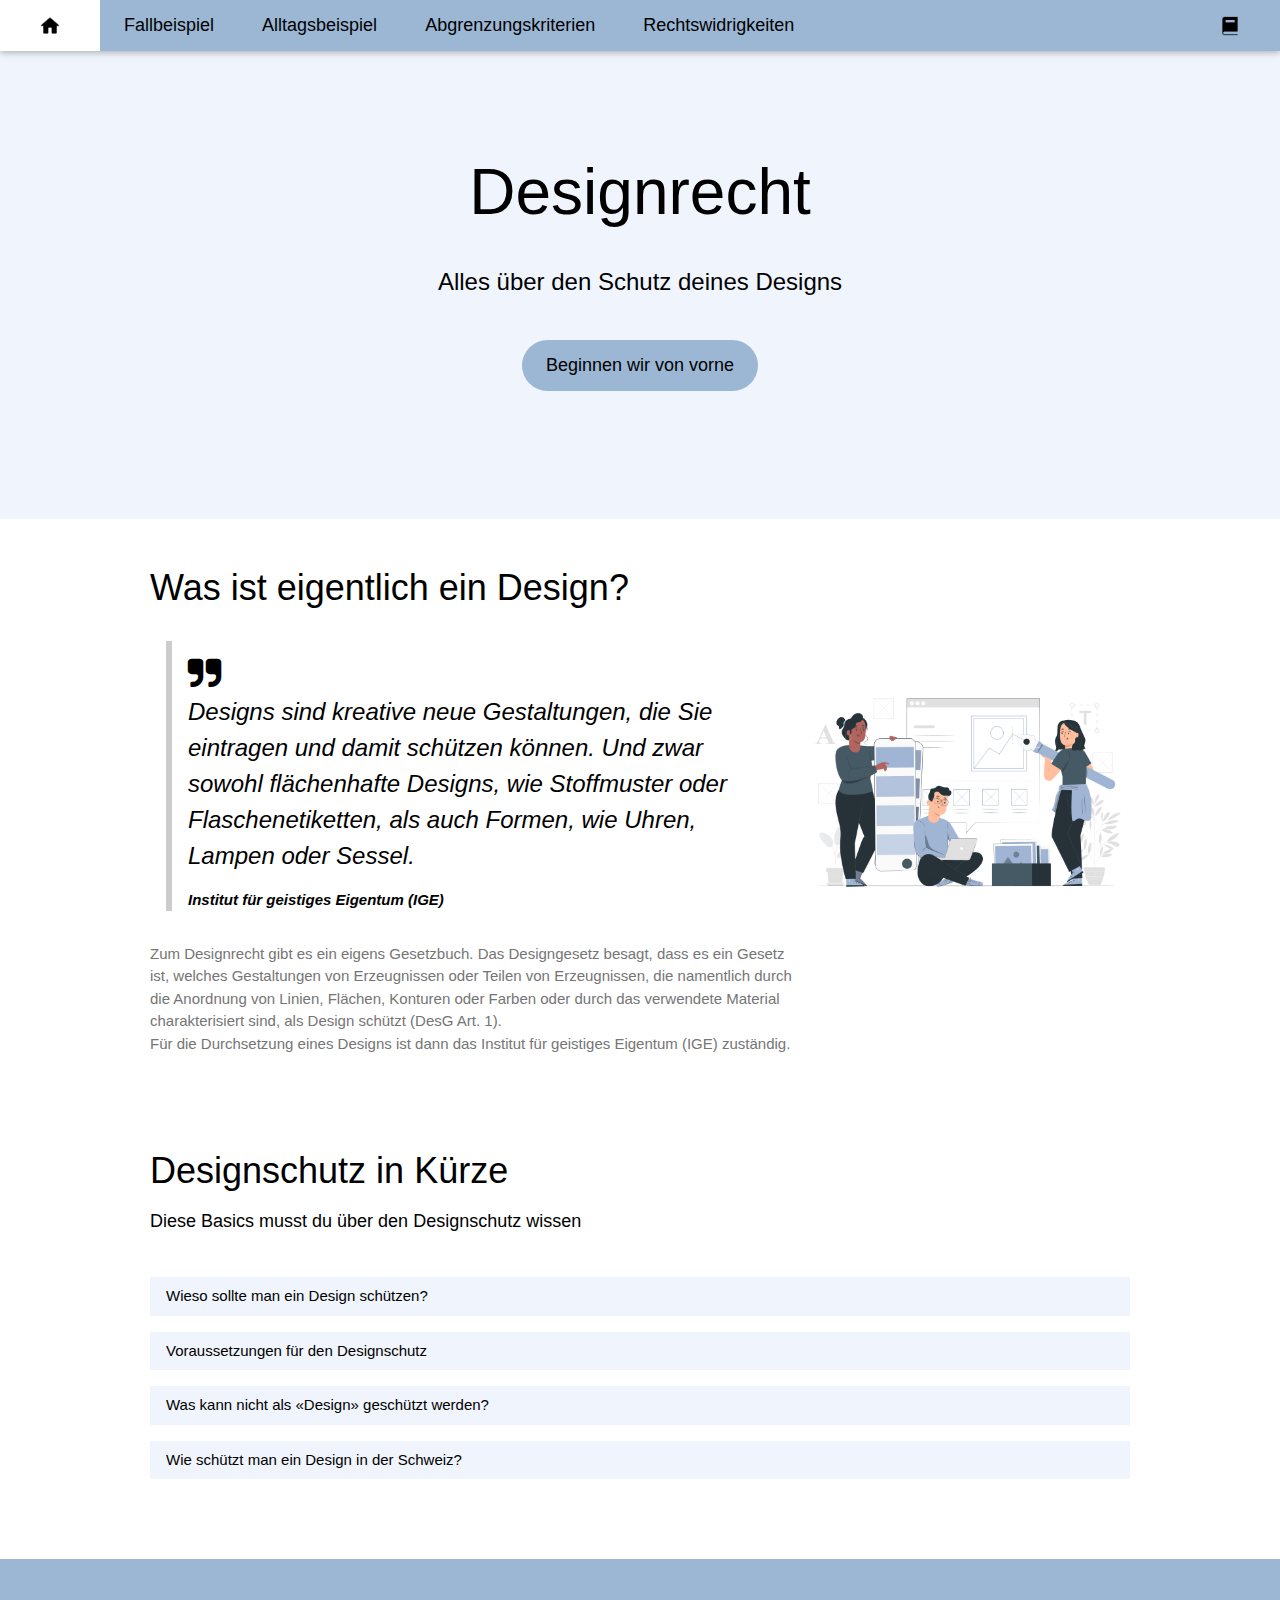
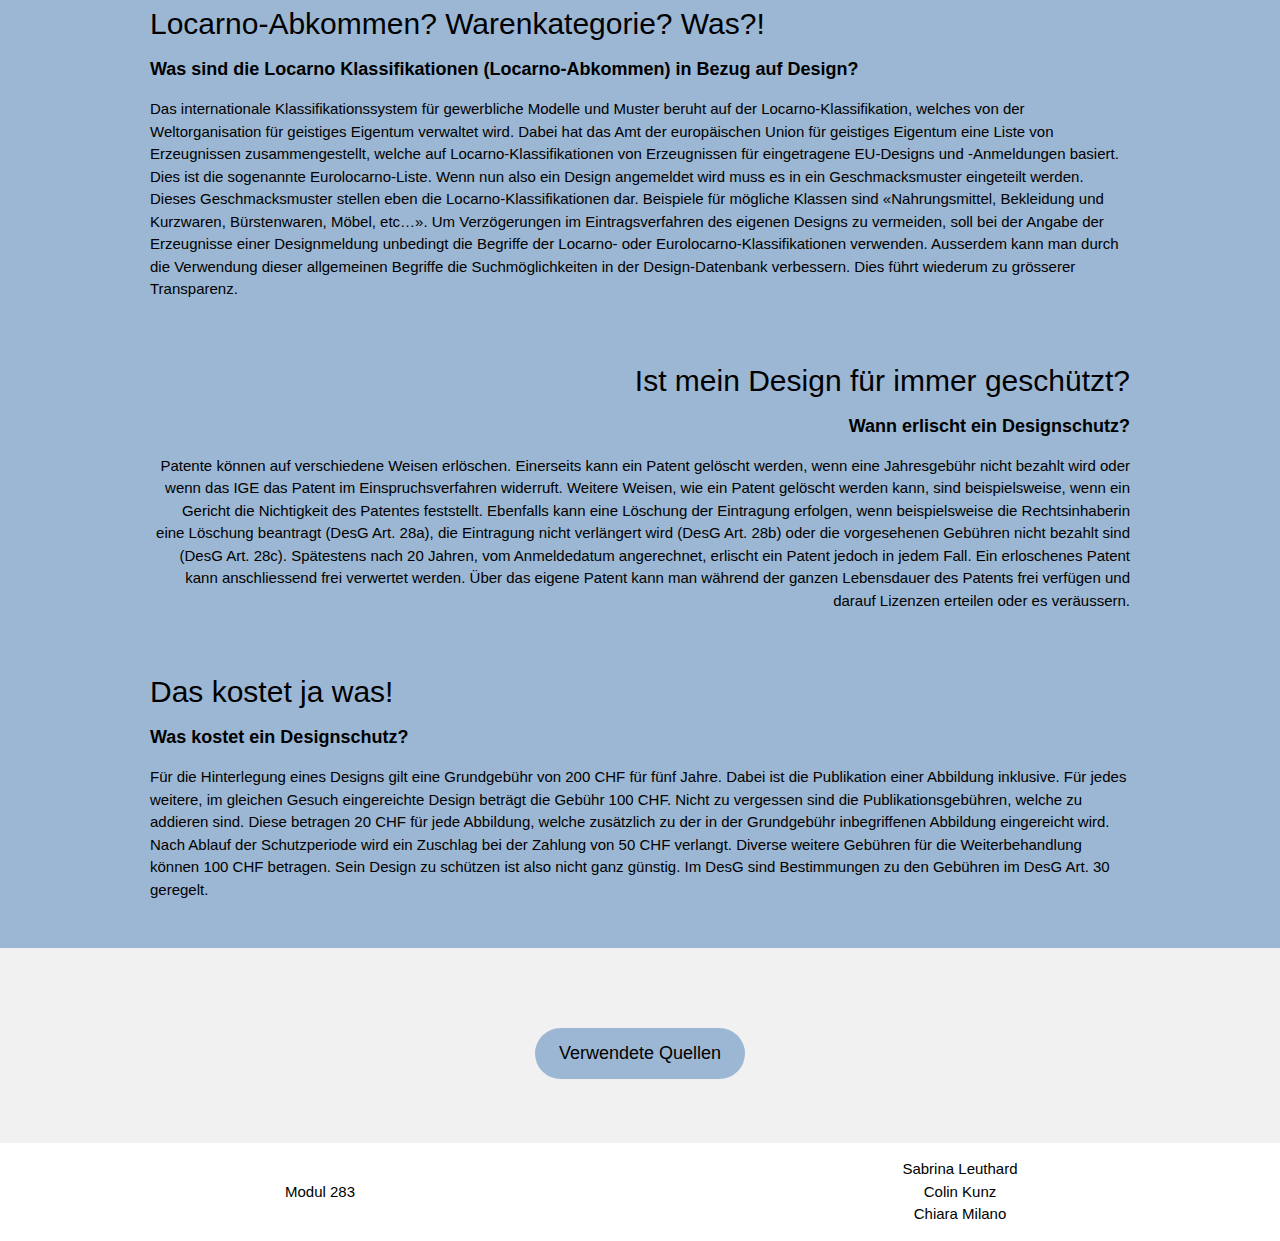
<file: index.html>
<!DOCTYPE html>
<html lang="de">
<head>
<title>Designrecht</title>
<meta charset="UTF-8">
<meta name="viewport" content="width=device-width, initial-scale=1">
<link rel="stylesheet" href="https://www.w3schools.com/w3css/4/w3.css">
<link rel="stylesheet" href="https://fonts.googleapis.com/css?family=Lato">
<link rel="stylesheet" href="https://fonts.googleapis.com/css?family=Montserrat">
<link rel="stylesheet" href="https://cdnjs.cloudflare.com/ajax/libs/font-awesome/4.7.0/css/font-awesome.min.css">
<link rel="stylesheet" href="css/custom.css">
</head>
<body>

<!-- Navbar -->
<div class="w3-top">
  <div class="w3-bar w3-card w3-left-align w3-large" style="background-color: #9BB7D4;">
    <a class="w3-bar-item w3-button w3-hide-medium w3-hide-large w3-right w3-padding-large w3-hover-white w3-large" style="background-color: #9BB7D4;" href="javascript:void(0);" onclick="myFunction()" title="Toggle Navigation Menu"><i class="fa fa-bars"></i></a>
    <a href="index.html" class="w3-bar-item w3-button w3-padding-large w3-hover-white icon-link"><img src="media/Icon_Home.png" style="width: 20%;"></a>
    <a href="fallbeispiel.html" class="w3-bar-item w3-button w3-hide-small w3-padding-large w3-hover-white">Fallbeispiel</a>
    <a href="alltagsbeispiel.html" class="w3-bar-item w3-button w3-hide-small w3-padding-large w3-hover-white">Alltagsbeispiel</a>
    <a href="abgrenzungskriterien.html" class="w3-bar-item w3-button w3-hide-small w3-padding-large w3-hover-white">Abgrenzungskriterien</a>
    <a href="rechtswidrigkeiten.html" class="w3-bar-item w3-button w3-hide-small w3-padding-large w3-hover-white">Rechtswidrigkeiten</a>
    <a href="glossar.html" class="w3-bar-item w3-button w3-hide-small w3-padding-large w3-hover-white w3-right icon-link"><img src="media/Icon_Glossar.png" style="width: 20%;"></a>
  </div>

  <!-- Navbar on small screens -->
  <div id="navmobile" class="w3-bar-block w3-white w3-hide w3-hide-large w3-hide-medium w3-large">
    <a href="fallbeispiel.html" class="w3-bar-item w3-button w3-padding-large">Fallbeispiel</a>
    <a href="alltagsbeispiel.html" class="w3-bar-item w3-button w3-padding-large">Alltagsbeispiel</a>
    <a href="abgrenzungskriterien.html" class="w3-bar-item w3-button w3-padding-large">Abgrenzungskriterien</a>
    <a href="rechtswidrigkeiten.html" class="w3-bar-item w3-button w3-padding-large">Rechtswidrigkeiten</a>
    <a href="glossar.html" class="w3-bar-item w3-button w3-padding-large">Glossar</a>
  </div>
</div>

<!-- Header -->
<header class="w3-container w3-center" style="padding:128px 16px; background-color: #f0f4fc;">
  <h1 class="w3-margin w3-jumbo">Designrecht</h1>
  <p class="w3-xlarge">Alles über den Schutz deines Designs</p>
  <a href="#start" class="w3-button w3-padding-large w3-large w3-margin-top w3-hover-blue-grey w3-round-xxlarge" style="background-color: #9BB7D4;">Beginnen wir von vorne</a>
</header>

<!-- First Grid -->
<div class="w3-padding-32 w3-container" id="start">
  <div class="w3-content">
    <h1>Was ist eigentlich ein Design?</h1>
    <div class="w3-twothird">
      <div class="w3-container">
        <div class="w3-panel w3-leftbar">
          <p><i class="fa fa-quote-right w3-xxlarge"></i><br>
          <i class="w3-xlarge">
            Designs sind kreative neue Gestaltungen, die Sie eintragen und damit schützen können. Und zwar sowohl flächenhafte Designs, wie Stoffmuster oder Flaschenetiketten, als auch Formen, wie Uhren, Lampen oder Sessel.</i></p>
            <a href="https://www.ige.ch/de/etwas-schuetzen/design" style="text-decoration: none; font-weight: bold; font-style: italic;">Institut für geistiges Eigentum (IGE)</a>
        </div>
      </div>
      <p class="w3-text-grey">Zum Designrecht gibt es ein eigens Gesetzbuch. Das Designgesetz besagt, dass es ein Gesetz ist, welches Gestaltungen von Erzeugnissen oder Teilen von Erzeugnissen, die namentlich durch die Anordnung von Linien, Flächen, Konturen oder Farben oder durch das verwendete Material charakterisiert sind, als Design schützt (DesG Art. 1). <br> Für die Durchsetzung eines Designs ist dann das Institut für geistiges Eigentum (IGE) zuständig.</p>
    </div>

    <div class="w3-third w3-center">
      <img src="media/index/Design.png" style="width: 100%; display: flex; align-content: center; align-items: center;">
    </div>
  </div>
</div>
<!--Second Grid-->
<div class="w3-container">
  <div class="w3-content">
    <div class="w3-padding-32">
    <h1>Designschutz in Kürze</h1>
    <h5>Diese Basics musst du über den Designschutz wissen</h5>
    </div>
      <button onclick="toggleAccordion('Demo1')" class="w3-button w3-block w3-left-align w3-margin-bottom w3-hover-blue-grey" style="background-color: #f0f4fc;">Wieso sollte man ein Design schützen?</button>
      <div id="Demo1" class="w3-hide w3-container">
        <p>Grundsätzlich sollte man sein Design schützen, um selbst die Früchte der Arbeit ernten zu können und nicht Nachahmer und Plagiatoren.
          Als Inhaber eines geschützten Designs kann man Dritten während bis zu 25 Jahren verbieten, das geschützte Design gewerblich zu nutzen. Dieses Schutzrecht kann man ausserdem wie andere Güter behandeln. Man kann es beispielsweise verkaufen oder lizenzieren, also anderen Nutzungsrechte einräumen.
          Die Wirkung des Designrechts ist im DesG Art. 9 Abs. 1 – 2 beschrieben.
          </p>
      </div>
      
      <button onclick="toggleAccordion('Demo2')" class="w3-button w3-block w3-left-align w3-margin-bottom w3-hover-blue-grey" style="background-color: #f0f4fc;">Voraussetzungen für den Designschutz</button>
      <div id="Demo2" class="w3-hide w3-container">
        <p>Das Design muss neu sein. Es darf nicht ein identisches oder ähnlich bereits geschütztes Design existieren (DesG Art. 2 Abs. 1). Beispielsweise muss es spezielle Elemente enthalten, die es einzigartig macht. Bei einem Design eines Möbelstückes kann dies beispielsweise ein spezieller Stoff mit einer dazugehörigen Firmenfarbe sein. Dazu kann man sich am besten in Fachgeschäften oder im Internet über Suchmaschinen informieren.
          Ausserdem muss das Design einzigartig sein, da sein Gesamteindruck sich ausreichend von bestehenden Designs abhebt (DesG Art. 2 Abs. 1).
          Weitere Informationen zu national eingetragenen Designs findet man in der <a href="https://database.ipi.ch/database-client/search/query/designs">Designdatenbank</a>.
          </p>
      </div>

      <button onclick="toggleAccordion('Demo3')" class="w3-button w3-block w3-left-align w3-margin-bottom w3-hover-blue-grey" style="background-color: #f0f4fc;">Was kann nicht als «Design» geschützt werden?</button>
      <div id="Demo3" class="w3-hide w3-container">
        <ul>
          <li>immaterielle Objekte, beispielsweise musikalische Schöpfungen</li>
          <li>Konzepte und Ideen</li>
          <li>Designs , die nur durch die Umsetzung einer technischen Funktion entstehen</li>
          <li>Die Art der Herstellung, der Verwendungszweck oder die technische Funktion eines Gegenstandes.</li>
          <li>Designs, die sitten-, rechts- oder ordnungswidrig sind</li>
        </ul>
          <p>Die Ausschlussgründe eines Designs sind im DesG Art. 4 in den Ziffern a – e geregelt.
          Folgende Aspekte sind <a href="https://www.ige.ch/de/etwas-schuetzen/design/vor-der-anmeldung/schutzvoraussetzungen/nicht-schuetzbare-aspekte">nicht schützbar bei einem Design</a>.
          </p>
      </div>

      <button onclick="toggleAccordion('Demo4')" class="w3-button w3-block w3-left-align w3-margin-bottom w3-hover-blue-grey" style="background-color: #f0f4fc;">Wie schützt man ein Design in der Schweiz?</button>
      <div id="Demo4" class="w3-hide w3-container">
        <p>Wenn man sein Design in der Schweiz schützen will, muss ein korrekt ausgefülltes Eintragsgesuch zusammen mit einer qualitativ guten Abbildung des Designs abgeben werden. In einem einzigen Eintragsgesuch können ebenfalls mehrere Designs angemeldet werden. Diese müssen aber zur selben Warenkategorie (gemäss Locarno-Abkommen) gehören.</p>
      </div>
  </div>
</div>

<script>
function toggleAccordion(id) {
  var x = document.getElementById(id);
  if (x.classList.contains("w3-show")) {
    x.classList.remove("w3-show");
    x.classList.add("w3-hide");
  } else {
    x.classList.remove("w3-hide");
    x.classList.add("w3-show");
  }
}
</script>
<div class="w3-padding-32">
</div>

<!--Third Grid-->
<div class="w3-padding-32 w3-container" style="background-color: #9BB7D4;">
  <div class="w3-content">
    <h2>Locarno-Abkommen? Warenkategorie? Was?!</h2>
      <h5 style="font-weight: bold;">Was sind die Locarno Klassifikationen (Locarno-Abkommen) in Bezug auf Design?</h5>
      <p>Das internationale Klassifikationssystem für gewerbliche Modelle und Muster beruht auf der Locarno-Klassifikation, welches von der Weltorganisation für geistiges Eigentum verwaltet wird. Dabei hat das Amt der europäischen Union für geistiges Eigentum eine Liste von Erzeugnissen zusammengestellt, welche auf Locarno-Klassifikationen von Erzeugnissen für eingetragene EU-Designs und -Anmeldungen basiert. Dies ist die sogenannte Eurolocarno-Liste. Wenn nun also ein Design angemeldet wird muss es in ein Geschmacksmuster eingeteilt werden. Dieses Geschmacksmuster stellen eben die Locarno-Klassifikationen dar. Beispiele für mögliche Klassen sind «Nahrungsmittel, Bekleidung und Kurzwaren, Bürstenwaren, Möbel, etc…». 
        Um Verzögerungen im Eintragsverfahren des eigenen Designs zu vermeiden, soll bei der Angabe der Erzeugnisse einer Designmeldung unbedingt die Begriffe der Locarno- oder Eurolocarno-Klassifikationen verwenden. Ausserdem kann man durch die Verwendung dieser allgemeinen Begriffe die Suchmöglichkeiten in der Design-Datenbank verbessern. Dies führt wiederum zu grösserer Transparenz. 
        </p>
    </div>
    <div class="w3-content w3-padding-32" style="text-align: right;">
      <h2>Ist mein Design für immer geschützt?</h2>
        <h5 style="font-weight: bold;">Wann erlischt ein Designschutz?</h5>
        <p>Patente können auf verschiedene Weisen erlöschen. Einerseits kann ein Patent gelöscht werden, wenn eine Jahresgebühr nicht bezahlt wird oder wenn das IGE das Patent im Einspruchsverfahren widerruft. Weitere Weisen, wie ein Patent gelöscht werden kann, sind beispielsweise, wenn ein Gericht die Nichtigkeit des Patentes feststellt. Ebenfalls kann eine Löschung der Eintragung erfolgen, wenn beispielsweise die Rechtsinhaberin eine Löschung beantragt (DesG Art. 28a), die Eintragung nicht verlängert wird (DesG Art. 28b) oder die vorgesehenen Gebühren nicht bezahlt sind (DesG Art. 28c).
          Spätestens nach 20 Jahren, vom Anmeldedatum angerechnet, erlischt ein Patent jedoch in jedem Fall. Ein erloschenes Patent kann anschliessend frei verwertet werden.
          Über das eigene Patent kann man während der ganzen Lebensdauer des Patents frei verfügen und darauf Lizenzen erteilen oder es veräussern. 
          </p>
      </div>
      <div class="w3-content">
        <h2>Das kostet ja was!</h2>
          <h5 style="font-weight: bold;">Was kostet ein Designschutz?</h5>
          <p>Für die Hinterlegung eines Designs gilt eine Grundgebühr von 200 CHF für fünf Jahre. Dabei ist die Publikation einer Abbildung inklusive. Für jedes weitere, im gleichen Gesuch eingereichte Design beträgt die Gebühr 100 CHF. Nicht zu vergessen sind die Publikationsgebühren, welche zu addieren sind. Diese betragen 20 CHF für jede Abbildung, welche zusätzlich zu der in der Grundgebühr inbegriffenen Abbildung eingereicht wird. Nach Ablauf der Schutzperiode wird ein Zuschlag bei der Zahlung von 50 CHF verlangt. Diverse weitere Gebühren für die Weiterbehandlung können 100 CHF betragen.
            Sein Design zu schützen ist also nicht ganz günstig. Im DesG sind Bestimmungen zu den Gebühren im DesG Art. 30 geregelt. 
            </p>
        </div>
  </div>
</div>

<!-- Fourth Grid -->
<div class="w3-light-grey w3-padding-64 w3-container">
  <div class="w3-content w3-center">
    <button onclick="document.getElementById('id01').style.display='block'" class="w3-button w3-padding-large w3-large w3-margin-top w3-hover-blue-grey w3-round-xxlarge" style="background-color: #9BB7D4;">Verwendete Quellen</button>
  </div>
  <div id="id01" class="w3-modal">
    <div class="w3-modal-content">
      <div class="w3-container">
        <span onclick="document.getElementById('id01').style.display='none'" class="w3-button w3-display-topright">&times;</span>
        <p style="font-weight: bold;">Was ist eigentlich ein Design?</p>
    <ul>
      <li>https://www.ige.ch/de/etwas-schuetzen/design/faq#ce31899 
        <p style="font-style: italic; margin: 0;">besucht am 23.05.2024</p>
      </li>
      <li>https://www.fedlex.admin.ch/eli/cc/2002/226/de
        <p style="font-style: italic; margin: 0;">besucht am 23.05.2024</p>
      </li>
    </ul>
    <p style="font-weight: bold;">Bild</p>
    <ul>
      <li><a href="https://storyset.com/illustration/design-team/pana">Illustration</a>
        <p style="font-style: italic; margin: 0;">besucht am 23.05.2024</p>
      </li>
      <li>https://www.fedlex.admin.ch/eli/cc/2002/226/de
        <p style="font-style: italic; margin: 0;">besucht am 23.05.2024</p>
      </li>
    </ul>
    <p style="font-weight: bold;">Locarno Klassifikationen</p>
    <ul>
      <li>https://www.euipo.europa.eu/de/designs/before-applying/locarno-classification 
        <p style="font-style: italic; margin: 0;">besucht am 23.05.2024</p>
      </li>
      <li>https://breuerlehmann.de/locarno-klassifikation-fuer-eingetragene-designs/
        <p style="font-style: italic; margin: 0;">besucht am 23.05.2024</p>
      </li>
    </ul>
    <p style="font-weight: bold;">Wann erlischt ein Designschutz?</p>
    <ul>
      <li>https://www.ige.ch/fileadmin/user_upload/schuetzen/patente/d/PA_B_Patentanm_D_072021_bf.pdf 
        <p style="font-style: italic; margin: 0;">besucht am 23.05.2024</p>
      </li>
    </ul>
    <p style="font-weight: bold;">Kosten Designschutz</p>
    <ul>
      <li>https://www.ige.ch/de/uebersicht-geistiges-eigentum/ein-leitfaden-fuer-innovative-und-kreative/designs/kosten 
        <p style="font-style: italic; margin: 0;">besucht am 23.05.2024</p>
      </li>
      <li>https://www.ige.ch/de/etwas-schuetzen/design/anmeldung-in-der-schweiz/gebuehrenverzeichnis 
        <p style="font-style: italic; margin: 0;">besucht am 23.05.2024</p>
      </li>
    </ul>
      </div>
    </div>
  </div>
  </div>
</div>

<!-- Footer -->
<footer class="w3-center">  
 <div class="w3-row w3-white">
  <div class="w3-col s6 w3-center">
    <br>
    <p>Modul 283</p>
    <br>
  </div>
  <div class="w3-col s6 w3-center">
    <p>Sabrina Leuthard <br> Colin Kunz <br> Chiara Milano</p>
  </div>
</div>
</footer>

<script>
// Used to toggle the menu on small screens when clicking on the menu button
function myFunction() {
  var x = document.getElementById("navmobile");
  if (x.className.indexOf("w3-show") == -1) {
    x.className += " w3-show";
  } else { 
    x.className = x.className.replace(" w3-show", "");
  }
}
</script>

</body>
</html>
</file>
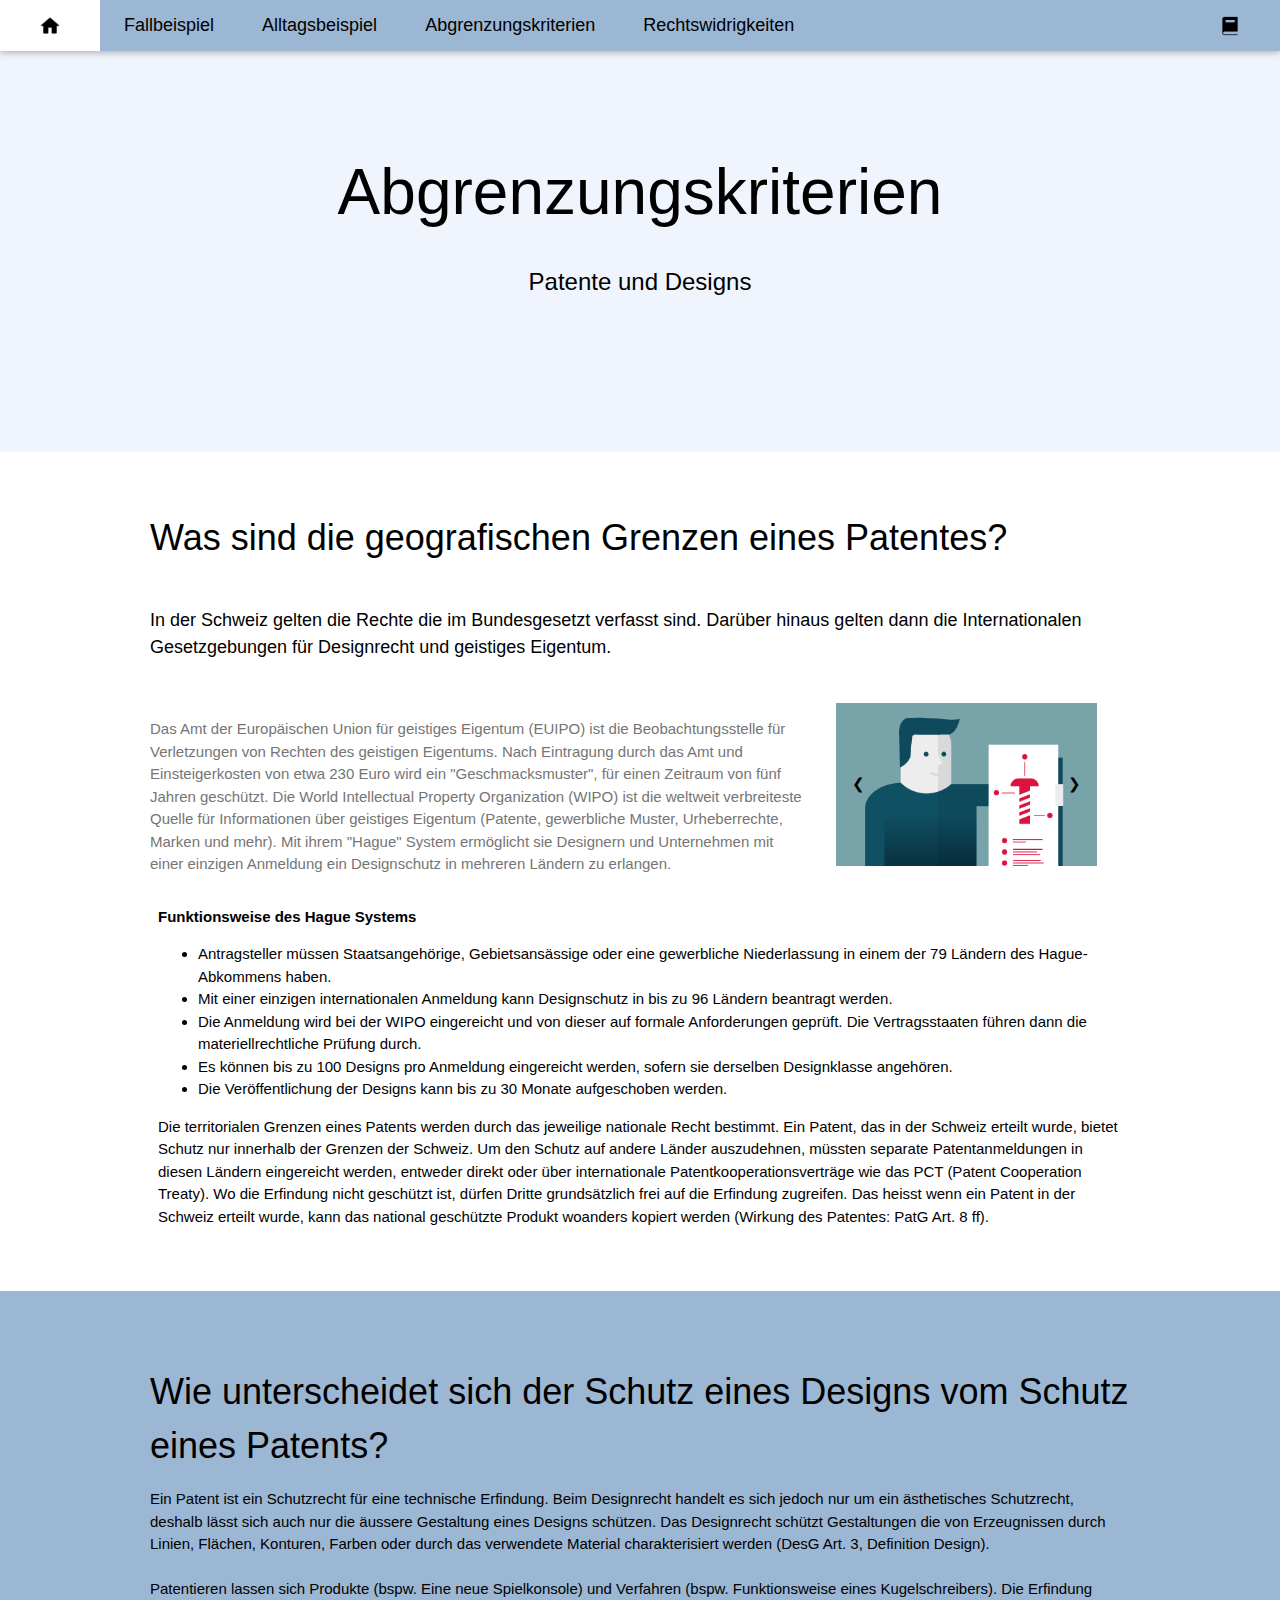
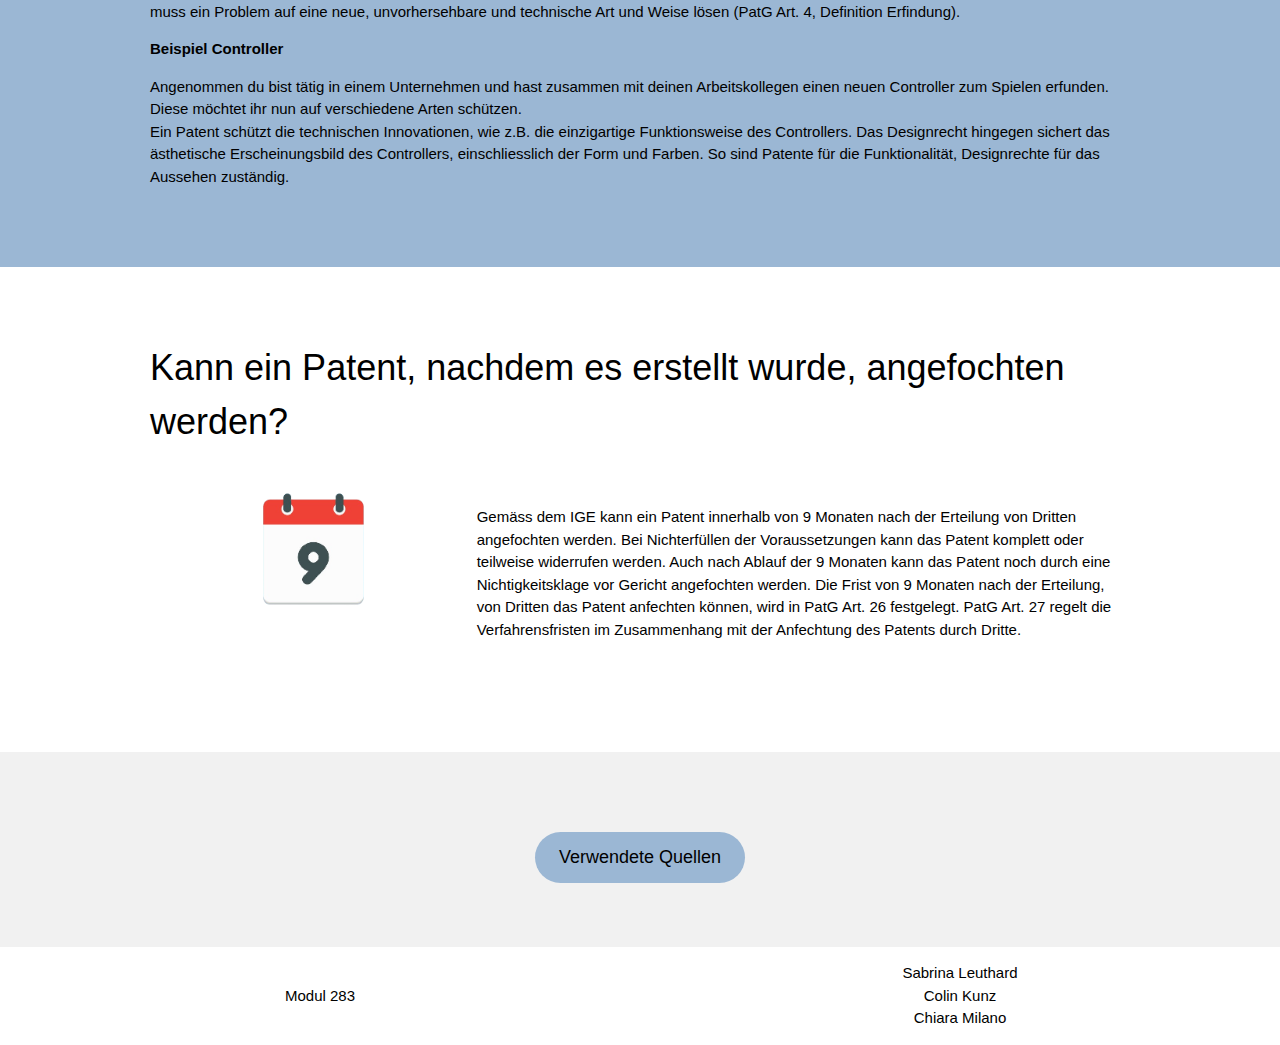
<file: abgrenzungskriterien.html>
<!DOCTYPE html>
<html lang="de">
<head>
<title>Abgrenzungskriterien</title>
<meta charset="UTF-8">
<meta name="viewport" content="width=device-width, initial-scale=1">
<link rel="stylesheet" href="https://www.w3schools.com/w3css/4/w3.css">
<link rel="stylesheet" href="https://fonts.googleapis.com/css?family=Lato">
<link rel="stylesheet" href="https://fonts.googleapis.com/css?family=Montserrat">
<link rel="stylesheet" href="https://cdnjs.cloudflare.com/ajax/libs/font-awesome/4.7.0/css/font-awesome.min.css">
<link rel="stylesheet" href="css/custom.css">
</head>
<body>

<!-- Navbar -->
<div class="w3-top">
  <div class="w3-bar w3-card w3-left-align w3-large" style="background-color: #9BB7D4;">
    <a class="w3-bar-item w3-button w3-hide-medium w3-hide-large w3-right w3-padding-large w3-hover-white w3-large" style="background-color: #9BB7D4;" href="javascript:void(0);" onclick="myFunction()" title="Toggle Navigation Menu"><i class="fa fa-bars"></i></a>
    <a href="index.html" class="w3-bar-item w3-button w3-padding-large w3-hover-white icon-link"><img src="media/Icon_Home.png" style="width: 20%;"></a>
    <a href="fallbeispiel.html" class="w3-bar-item w3-button w3-hide-small w3-padding-large w3-hover-white">Fallbeispiel</a>
    <a href="alltagsbeispiel.html" class="w3-bar-item w3-button w3-hide-small w3-padding-large w3-hover-white">Alltagsbeispiel</a>
    <a href="abgrenzungskriterien.html" class="w3-bar-item w3-button w3-hide-small w3-padding-large w3-hover-white">Abgrenzungskriterien</a>
    <a href="rechtswidrigkeiten.html" class="w3-bar-item w3-button w3-hide-small w3-padding-large w3-hover-white">Rechtswidrigkeiten</a>
    <a href="glossar.html" class="w3-bar-item w3-button w3-hide-small w3-padding-large w3-hover-white w3-right icon-link"><img src="media/Icon_Glossar.png" style="width: 20%;"></a>
  </div>

  <!-- Navbar on small screens -->
  <div id="navmobile" class="w3-bar-block w3-white w3-hide w3-hide-large w3-hide-medium w3-large">
    <a href="fallbeispiel.html" class="w3-bar-item w3-button w3-padding-large">Fallbeispiel</a>
    <a href="alltagsbeispiel.html" class="w3-bar-item w3-button w3-padding-large">Alltagsbeispiel</a>
    <a href="abgrenzungskriterien.html" class="w3-bar-item w3-button w3-padding-large">Abgrenzungskriterien</a>
    <a href="rechtswidrigkeiten.html" class="w3-bar-item w3-button w3-padding-large">Rechtswidrigkeiten</a>
    <a href="glossar.html" class="w3-bar-item w3-button w3-padding-large">Glossar</a>
  </div>
</div>

<!-- Header -->
<header class="w3-container w3-center" style="padding:128px 16px; background-color: #f0f4fc;">
  <h1 class="w3-margin w3-jumbo">Abgrenzungskriterien</h1>
  <p class="w3-xlarge">Patente und Designs</p>
</header>

<!-- First Grid -->
<div class="w3-row-padding w3-container">
  <div class="w3-content">
    <h1 style="padding-top: 5%;">Was sind die geografischen Grenzen eines Patentes?</h1>      
    <h5 class="w3-padding-32">In der Schweiz gelten die Rechte die im Bundesgesetzt verfasst sind. Darüber hinaus gelten dann die Internationalen Gesetzgebungen für Designrecht und geistiges Eigentum.</h5>
    <div class="w3-twothird">
      <p class="w3-text-grey">Das Amt der Europäischen Union für geistiges Eigentum (EUIPO) ist die Beobachtungsstelle für Verletzungen von Rechten des geistigen Eigentums. Nach Eintragung durch das Amt und Einsteigerkosten von etwa 230 Euro wird ein "Geschmacksmuster", für einen Zeitraum von fünf Jahren geschützt.
        Die World Intellectual Property Organization (WIPO) ist die weltweit verbreiteste Quelle für Informationen über geistiges Eigentum (Patente, gewerbliche Muster, Urheberrechte, Marken und mehr). Mit ihrem "Hague" System ermöglicht sie Designern und Unternehmen mit einer einzigen Anmeldung ein Designschutz in mehreren Ländern zu erlangen.
    </div>

    <div class="w3-third w3-center">
      <div class="w3-content w3-display-container" style="width: 80%;">
        <img class="mySlides" src="media/abrenzungskriterien/Karussell_Bild1.png" style="width:100%">
        <img class="mySlides" src="media/abrenzungskriterien/Karussell_Bild2.png" style="width:100%">
        <img class="mySlides" src="media/abrenzungskriterien/Karussell_Bild3.png" style="width:100%">
  
        <button class="w3-button w3-display-left w3-hover-blue-grey" onclick="plusDivs(-1)">&#10094;</button>
        <button class="w3-button w3-display-right w3-hover-blue-grey" onclick="plusDivs(1)">&#10095;</button>
      </div>
      
      <script>
      var slideIndex = 1;
      showDivs(slideIndex);
      
      function plusDivs(n) {
        showDivs(slideIndex += n);
      }
      
      function showDivs(n) {
        var i;
        var x = document.getElementsByClassName("mySlides");
        if (n > x.length) {slideIndex = 1}
        if (n < 1) {slideIndex = x.length}
        for (i = 0; i < x.length; i++) {
          x[i].style.display = "none";  
        }
        x[slideIndex-1].style.display = "block";  
      }
      </script>
  
    </div>
  </div>
</div>
  <div class="w3-row-padding w3-content">
    <p style="font-weight: bold;">Funktionsweise des Hague Systems</p>
         <ul>
          <li>Antragsteller müssen Staatsangehörige, Gebietsansässige oder eine gewerbliche Niederlassung in einem der 79 Ländern des Hague-Abkommens haben.</li>
          <li>Mit einer einzigen internationalen Anmeldung kann Designschutz in bis zu 96 Ländern beantragt werden.</li>
          <li>Die Anmeldung wird bei der WIPO eingereicht und von dieser auf formale Anforderungen geprüft. Die Vertragsstaaten führen dann die materiellrechtliche Prüfung durch.</li>
          <li>Es können bis zu 100 Designs pro Anmeldung eingereicht werden, sofern sie derselben Designklasse angehören.</li>
          <li>Die Veröffentlichung der Designs kann bis zu 30 Monate aufgeschoben werden.</li>
         </ul>
        <p style="padding-bottom: 5%;">
        Die territorialen Grenzen eines Patents werden durch das jeweilige nationale Recht bestimmt. Ein Patent, das in der Schweiz erteilt wurde, bietet Schutz nur innerhalb der Grenzen der Schweiz. Um den Schutz auf andere Länder auszudehnen, müssten separate Patentanmeldungen in diesen Ländern eingereicht werden, entweder direkt oder über internationale Patentkooperationsverträge wie das PCT (Patent Cooperation Treaty).
        Wo die Erfindung nicht geschützt ist, dürfen Dritte grundsätzlich frei auf die Erfindung zugreifen.
        Das heisst wenn ein Patent in der Schweiz erteilt wurde, kann das national geschützte Produkt woanders kopiert werden
        (Wirkung des Patentes: PatG Art. 8 ff).
      </p>
  </div>

<!-- Second Grid -->
<div class="w3-row-padding w3-padding-64 w3-container"  style="background-color: #9BB7D4;">
  <div class="w3-content">
      <h1>Wie unterscheidet sich der Schutz eines Designs vom Schutz eines Patents?</h1>
      <p>Ein Patent ist ein Schutzrecht für eine technische Erfindung. Beim Designrecht handelt es sich jedoch nur um ein ästhetisches Schutzrecht, deshalb lässt sich auch nur die äussere Gestaltung eines Designs schützen.
        Das Designrecht schützt Gestaltungen die von Erzeugnissen durch Linien, Flächen, Konturen, Farben oder durch das verwendete Material charakterisiert werden (DesG Art. 3, Definition Design).
        <br><br>
        Patentieren lassen sich Produkte (bspw. Eine neue Spielkonsole) und Verfahren (bspw. Funktionsweise eines Kugelschreibers). Die Erfindung muss ein Problem auf eine neue, unvorhersehbare und technische Art und Weise lösen (PatG Art. 4, Definition Erfindung).
      </p>
      <p style="font-weight: bold;">Beispiel Controller</p>
      <p>Angenommen du bist tätig in einem Unternehmen und hast zusammen mit deinen Arbeitskollegen einen neuen Controller zum Spielen erfunden. Diese möchtet ihr nun auf verschiedene Arten schützen. 
        <br>
        Ein Patent schützt die technischen Innovationen, wie z.B. die einzigartige Funktionsweise des Controllers. Das Designrecht hingegen sichert das ästhetische Erscheinungsbild des Controllers, einschliesslich der Form und Farben. So sind Patente für die Funktionalität, Designrechte für das Aussehen zuständig.
        </p>
  </div>
</div>

<!--Third Grid-->
<div class="w3-row-padding w3-padding-64 w3-container">
  <div class="w3-content">
    <h1>Kann ein Patent, nachdem es erstellt wurde, angefochten werden?</h1>
    <div class="w3-third w3-center w3-padding-32">
      <img src="media/abrenzungskriterien/9_Monate.png" style="width: 35%;">
    </div>
    <div class="w3-twothird">
      <p class="w3-padding-32">
       Gemäss dem IGE kann ein Patent innerhalb von 9 Monaten nach der Erteilung von Dritten angefochten werden. Bei Nichterfüllen der Voraussetzungen kann das Patent komplett oder teilweise widerrufen werden. Auch nach Ablauf der 9 Monaten kann das Patent noch durch eine Nichtigkeitsklage vor Gericht angefochten werden.
       Die Frist von 9 Monaten nach der Erteilung, von Dritten das Patent anfechten können, wird in PatG Art. 26 festgelegt.
       PatG Art. 27 regelt die Verfahrensfristen im Zusammenhang mit der Anfechtung des Patents durch Dritte.
      </p>
    </div>
  </div>
</div>

<!-- Fourth Grid -->
<div class="w3-light-grey w3-padding-64 w3-container">
  <div class="w3-content w3-center">
    <button onclick="document.getElementById('id04').style.display='block'" class="w3-button w3-padding-large w3-large w3-margin-top w3-hover-blue-grey w3-round-xxlarge" style="background-color: #9BB7D4;">Verwendete Quellen</button>
  </div>
  <div id="id04" class="w3-modal">
    <div class="w3-modal-content">
      <div class="w3-container">
        <span onclick="document.getElementById('id04').style.display='none'" class="w3-button w3-display-topright">&times;</span>
        <p style="font-weight: bold;">Bilder Karussell</p>
    <ul>
      <li><a href="https://www.ige.ch/de/etwas-schuetzen/patente">Bild mit Schraube</a>
        <p style="font-style: italic; margin: 0;">besucht am 24.05.2024</p>
      </li>
      <li><a href="https://www.ige.ch/de/">Bild mit schweizer Artikel</a>
        <p style="font-style: italic; margin: 0;">besucht am 24.05.2024</p>
      </li>
      <li><a href="https://www.ige.ch/de/uebersicht-dienstleistungen/recherchen">Bild mit Lupe und Schrauben</a>
        <p style="font-style: italic; margin: 0;">besucht am 24.05.2024</p>
      </li>
    </ul>
    <p style="font-weight: bold;">Illustration</p>
    <ul>
      <li><a href="https://www.vectorstock.com/royalty-free-vector/icon-list-calendar-day-date-number-9-vector-31575965 ">Kalender</a>  
        <p style="font-style: italic; margin: 0;">besucht am 24.05.2024</p>
      </li>
    </ul>
    <p style="font-weight: bold;">Informationen</p>
    <ul>
      <li>https://www.ige.ch/de/recht-und-politik/immaterialgueterrecht-national/designrecht
        <p style="font-style: italic; margin: 0;">besucht am 21.05.2024</p>
      </li>
      <li>https://www.wipo.int/portal/en/
        <p style="font-style: italic; margin: 0;">besucht am 21.05.2024</p>
      </li>
      <li>https://www.fedlex.admin.ch/eli/cc/2002/226/de
        <p style="font-style: italic; margin: 0;">besucht am 21.05.2024</p>
      </li>
      <li>https://www.perplexity.ai/
        <p style="font-style: italic; margin: 0;">besucht am 21.05.2024</p>
      </li>
      <li>https://www.keltie.com/knowledge/registered-design-vs-design-patent
        <p style="font-style: italic; margin: 0;">besucht am 21.05.2024</p>
      </li>
      <li>https://www.ige.ch/fileadmin/user_upload/schuetzen/patente/d/PA_B_Patentanm_D_072021_bf.pdf 
        <p style="font-style: italic; margin: 0;">besucht am 21.05.2024</p>
      </li>
      <li>https://www.fedlex.admin.ch/eli/cc/1955/871_893_899/de
        <p style="font-style: italic; margin: 0;">besucht am 21.05.2024</p>
      </li>
    </ul>
      </div>
    </div>
  </div>
  </div>
</div>

<!-- Footer -->
<footer class="w3-center">  
  <div class="w3-row w3-white">
   <div class="w3-col s6 w3-center">
     <br>
     <p>Modul 283</p>
     <br>
   </div>
   <div class="w3-col s6 w3-center">
     <p>Sabrina Leuthard <br> Colin Kunz <br> Chiara Milano</p>
   </div>
 </div>
 </footer>

<script>
// Used to toggle the menu on small screens when clicking on the menu button
function myFunction() {
  var x = document.getElementById("navmobile");
  if (x.className.indexOf("w3-show") == -1) {
    x.className += " w3-show";
  } else { 
    x.className = x.className.replace(" w3-show", "");
  }
}
</script>

</body>
</html>
</file>
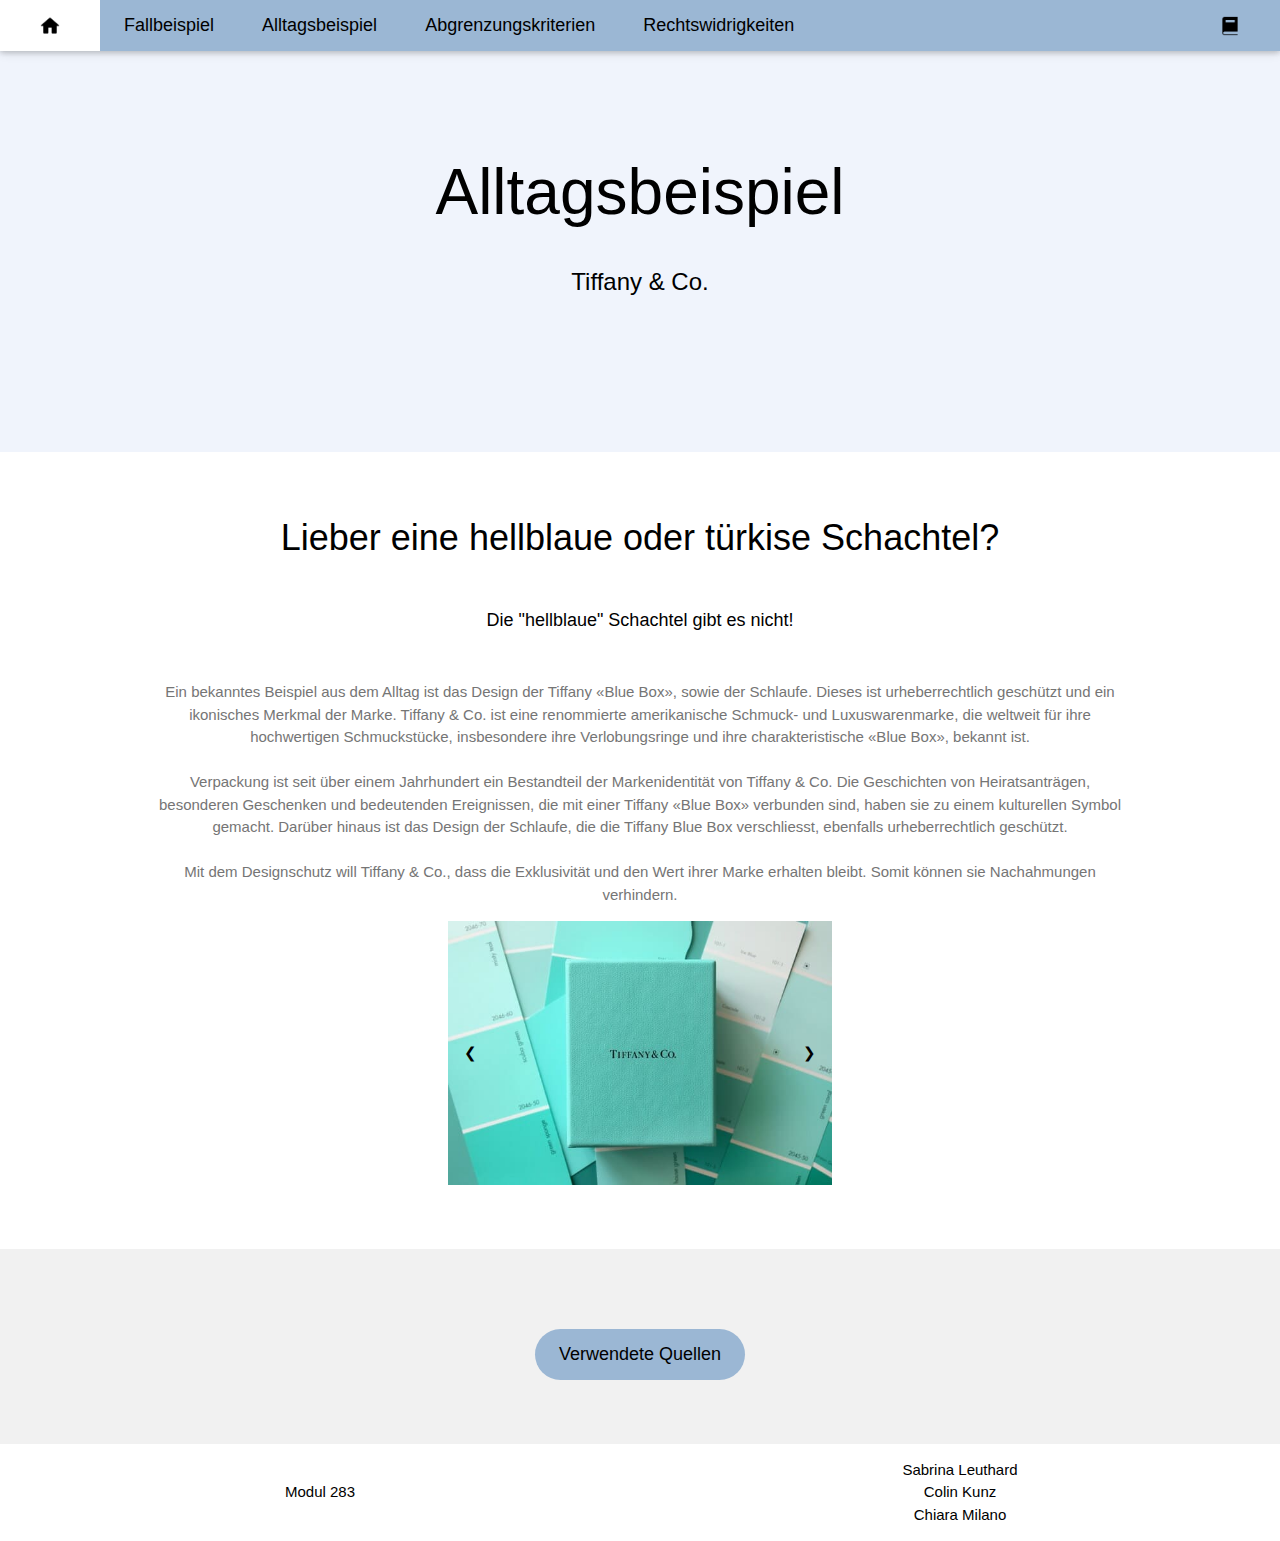
<file: alltagsbeispiel.html>
<!DOCTYPE html>
<html lang="de">
<head>
<title>Alltagsbeispiel</title>
<meta charset="UTF-8">
<meta name="viewport" content="width=device-width, initial-scale=1">
<link rel="stylesheet" href="https://www.w3schools.com/w3css/4/w3.css">
<link rel="stylesheet" href="https://fonts.googleapis.com/css?family=Lato">
<link rel="stylesheet" href="https://fonts.googleapis.com/css?family=Montserrat">
<link rel="stylesheet" href="https://cdnjs.cloudflare.com/ajax/libs/font-awesome/4.7.0/css/font-awesome.min.css">
<link rel="stylesheet" href="css/custom.css">
</head>
<body>

<!-- Navbar -->
<div class="w3-top">
  <div class="w3-bar w3-card w3-left-align w3-large" style="background-color: #9BB7D4;">
    <a class="w3-bar-item w3-button w3-hide-medium w3-hide-large w3-right w3-padding-large w3-hover-white w3-large" style="background-color: #9BB7D4;" href="javascript:void(0);" onclick="myFunction()" title="Toggle Navigation Menu"><i class="fa fa-bars"></i></a>
    <a href="index.html" class="w3-bar-item w3-button w3-padding-large w3-hover-white icon-link"><img src="media/Icon_Home.png" style="width: 20%;"></a>
    <a href="fallbeispiel.html" class="w3-bar-item w3-button w3-hide-small w3-padding-large w3-hover-white">Fallbeispiel</a>
    <a href="alltagsbeispiel.html" class="w3-bar-item w3-button w3-hide-small w3-padding-large w3-hover-white">Alltagsbeispiel</a>
    <a href="abgrenzungskriterien.html" class="w3-bar-item w3-button w3-hide-small w3-padding-large w3-hover-white">Abgrenzungskriterien</a>
    <a href="rechtswidrigkeiten.html" class="w3-bar-item w3-button w3-hide-small w3-padding-large w3-hover-white">Rechtswidrigkeiten</a>
    <a href="glossar.html" class="w3-bar-item w3-button w3-hide-small w3-padding-large w3-hover-white w3-right icon-link"><img src="media/Icon_Glossar.png" style="width: 20%;"></a>
  </div>

  <!-- Navbar on small screens -->
  <div id="navmobile" class="w3-bar-block w3-white w3-hide w3-hide-large w3-hide-medium w3-large">
    <a href="fallbeispiel.html" class="w3-bar-item w3-button w3-padding-large">Fallbeispiel</a>
    <a href="alltagsbeispiel.html" class="w3-bar-item w3-button w3-padding-large">Alltagsbeispiel</a>
    <a href="abgrenzungskriterien.html" class="w3-bar-item w3-button w3-padding-large">Abgrenzungskriterien</a>
    <a href="rechtswidrigkeiten.html" class="w3-bar-item w3-button w3-padding-large">Rechtswidrigkeiten</a>
    <a href="glossar.html" class="w3-bar-item w3-button w3-padding-large">Glossar</a>
  </div>
</div>

<!-- Header -->
<header class="w3-container w3-center" style="padding:128px 16px; background-color: #f0f4fc;">
  <h1 class="w3-margin w3-jumbo">Alltagsbeispiel</h1>
  <p class="w3-xlarge">Tiffany & Co.</p>
</header>

<!-- First Grid -->
<div class="w3-row-padding w3-container">
  <div class="w3-content w3-center">
    <h1 style="padding-top: 5%;">Lieber eine hellblaue oder türkise Schachtel?</h1>      
    <h5 class="w3-padding-32">Die "hellblaue" Schachtel gibt es nicht!</h5>
    <div>
      <p class="w3-text-grey">
        Ein bekanntes Beispiel aus dem Alltag ist das Design der Tiffany «Blue Box», sowie der Schlaufe. Dieses ist urheberrechtlich geschützt und ein ikonisches Merkmal der Marke. 
        Tiffany & Co. ist eine renommierte amerikanische Schmuck- und Luxuswarenmarke, die weltweit für ihre hochwertigen Schmuckstücke, insbesondere ihre Verlobungsringe und ihre charakteristische «Blue Box», bekannt ist.
        <br><br>
        Verpackung ist seit über einem Jahrhundert ein Bestandteil der Markenidentität von Tiffany & Co. Die Geschichten von Heiratsanträgen, besonderen Geschenken und bedeutenden Ereignissen, die mit einer Tiffany «Blue Box» verbunden sind, haben sie zu einem kulturellen Symbol gemacht. Darüber hinaus ist das Design der Schlaufe, die die Tiffany Blue Box verschliesst, ebenfalls urheberrechtlich geschützt.
        <br><br>
        Mit dem Designschutz will Tiffany & Co., dass die Exklusivität und den Wert ihrer Marke erhalten bleibt. Somit können sie Nachahmungen verhindern.
      </p>
    </div>
    </div>
  </div>
</div>
  <div class="w3-center">
    <div class="w3-content w3-display-container" style="width: 30%; margin-bottom: 5%;">
      <img class="mySlides" src="media/beispiele/Tiffany_Bild1.jpg" style="width:100%">
      <img class="mySlides" src="media/beispiele/Tiffany_Bild2.png" style="width:100%">
      <img class="mySlides" src="media/beispiele/Tiffany_Bild3.png" style="width:100%">

      <button class="w3-button w3-display-left w3-hover-blue-grey" onclick="plusDivs(-1)">&#10094;</button>
      <button class="w3-button w3-display-right w3-hover-blue-grey" onclick="plusDivs(1)">&#10095;</button>
    </div>
    
    <script>
    var slideIndex = 1;
    showDivs(slideIndex);
    
    function plusDivs(n) {
      showDivs(slideIndex += n);
    }
    
    function showDivs(n) {
      var i;
      var x = document.getElementsByClassName("mySlides");
      if (n > x.length) {slideIndex = 1}
      if (n < 1) {slideIndex = x.length}
      for (i = 0; i < x.length; i++) {
        x[i].style.display = "none";  
      }
      x[slideIndex-1].style.display = "block";  
    }
    </script>
  </div>

<!-- Second Grid -->
<div class="w3-light-grey w3-padding-64 w3-container">
  <div class="w3-content w3-center">
    <button onclick="document.getElementById('id04').style.display='block'" class="w3-button w3-padding-large w3-large w3-margin-top w3-hover-blue-grey w3-round-xxlarge" style="background-color: #9BB7D4;">Verwendete Quellen</button>
  </div>
  <div id="id04" class="w3-modal">
    <div class="w3-modal-content">
      <div class="w3-container">
        <span onclick="document.getElementById('id04').style.display='none'" class="w3-button w3-display-topright">&times;</span>
    <p style="font-weight: bold;">Informationen</p>
    <ul>
      <li><a href="https://www.tiffany.com/policy/trademarks-copyrights/">Tiffany & Co.</a>
        <p style="font-style: italic; margin: 0;">besucht am 27.05.2024</p>
      </li>
      <li><a href="https://en.wikipedia.org/wiki/Tiffany_Blue#:~:text=Since%201998%2C%20the%20Tiffany%20Blue,the%20year%20of%20Tiffany's%20foundation.">Wikipedia</a>
        <p style="font-style: italic; margin: 0;">besucht am 27.05.2024</p>
      </li>
      <li><a href="https://secureyourtrademark.com/blog/tiffany-blue/">SecureYourTrademark</a>
        <p style="font-style: italic; margin: 0;">besucht am 27.05.2024</p>
      </li>
    </ul>
    <p style="font-weight: bold;">Bilder</p>
    <ul>
      <li>https://secureyourtrademark.com/blog/tiffany-co-trademarks/
        <p style="font-style: italic; margin: 0;">besucht am 27.05.2024</p>
      </li>
      <li>https://www.dailyartmagazine.com/painters-trademarked-colors/
        <p style="font-style: italic; margin: 0;">besucht am 27.05.2024</p>
      </li>
    </ul>
      </div>
    </div>
  </div>
  </div>
</div>

<!-- Footer -->
<footer class="w3-center">  
  <div class="w3-row w3-white">
   <div class="w3-col s6 w3-center">
     <br>
     <p>Modul 283</p>
     <br>
   </div>
   <div class="w3-col s6 w3-center">
     <p>Sabrina Leuthard <br> Colin Kunz <br> Chiara Milano</p>
   </div>
 </div>
 </footer>

<script>
// Used to toggle the menu on small screens when clicking on the menu button
function myFunction() {
  var x = document.getElementById("navmobile");
  if (x.className.indexOf("w3-show") == -1) {
    x.className += " w3-show";
  } else { 
    x.className = x.className.replace(" w3-show", "");
  }
}
</script>

</body>
</html>
</file>
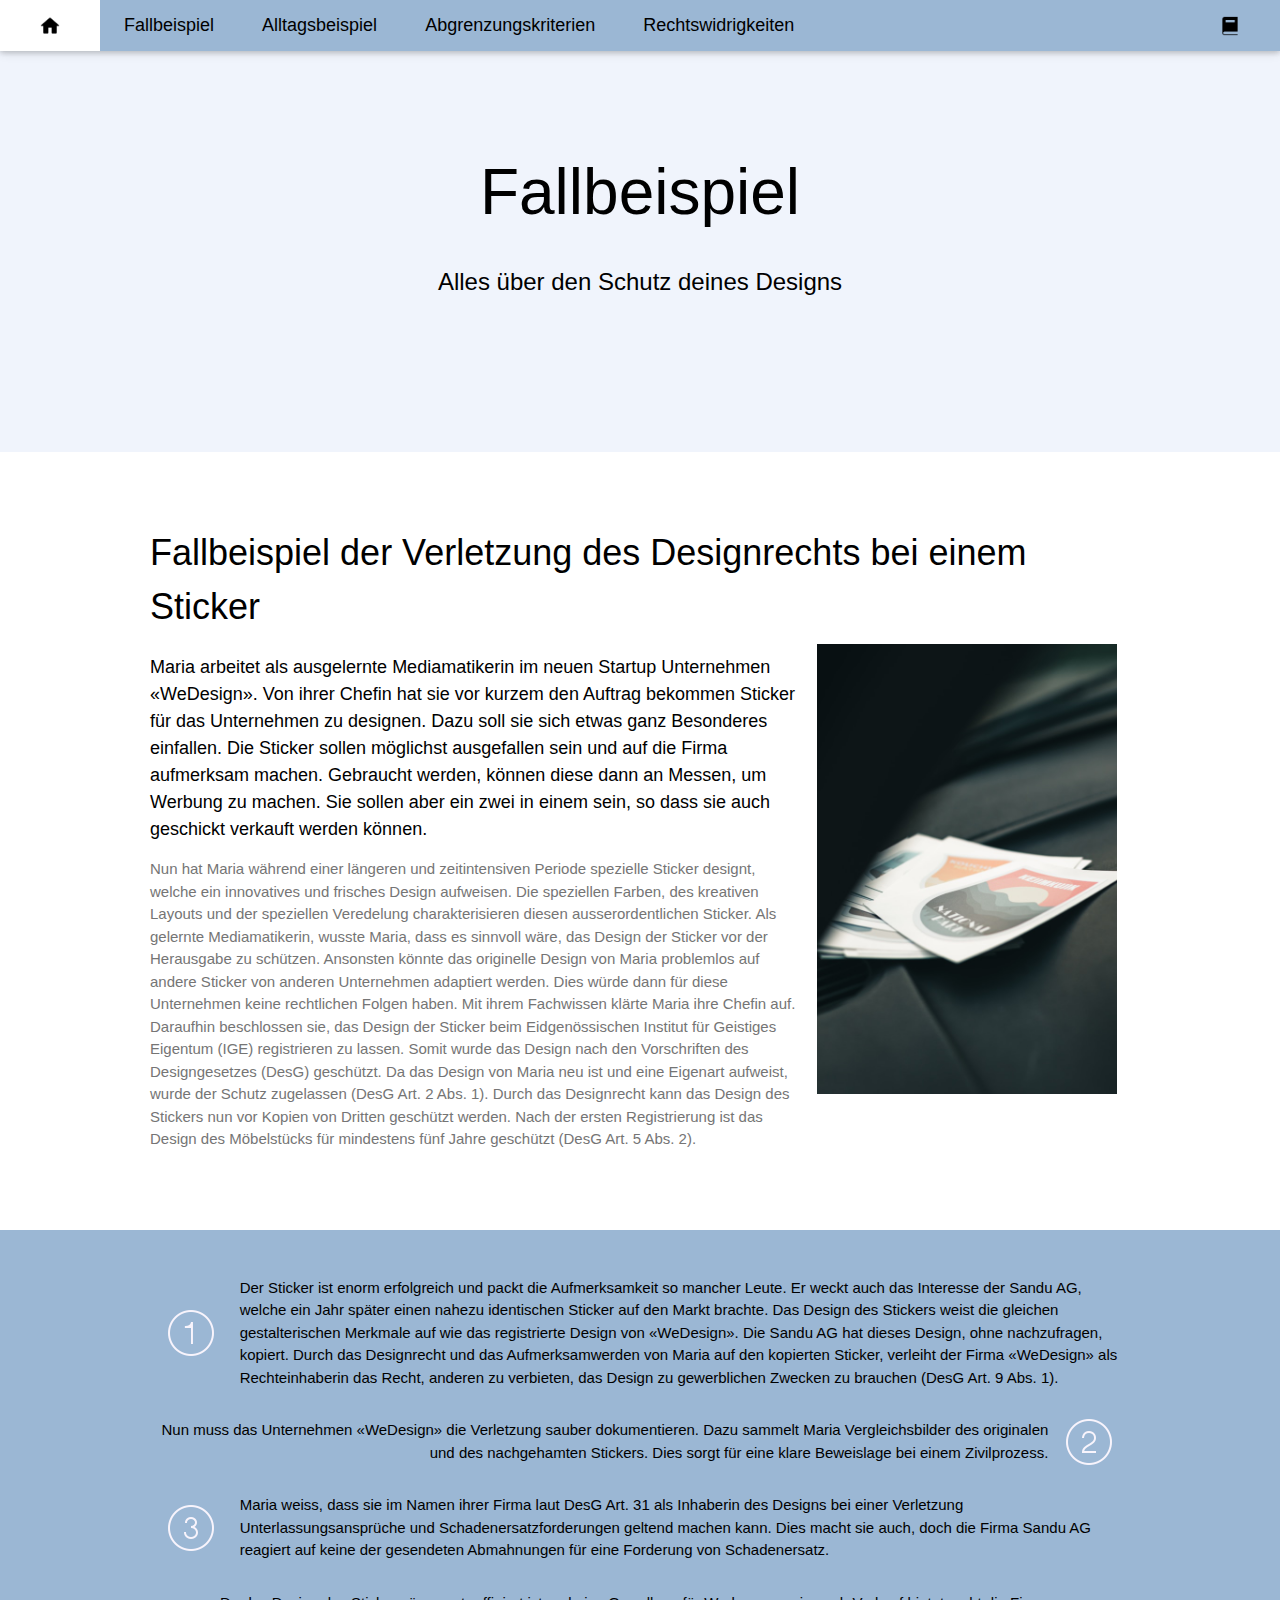
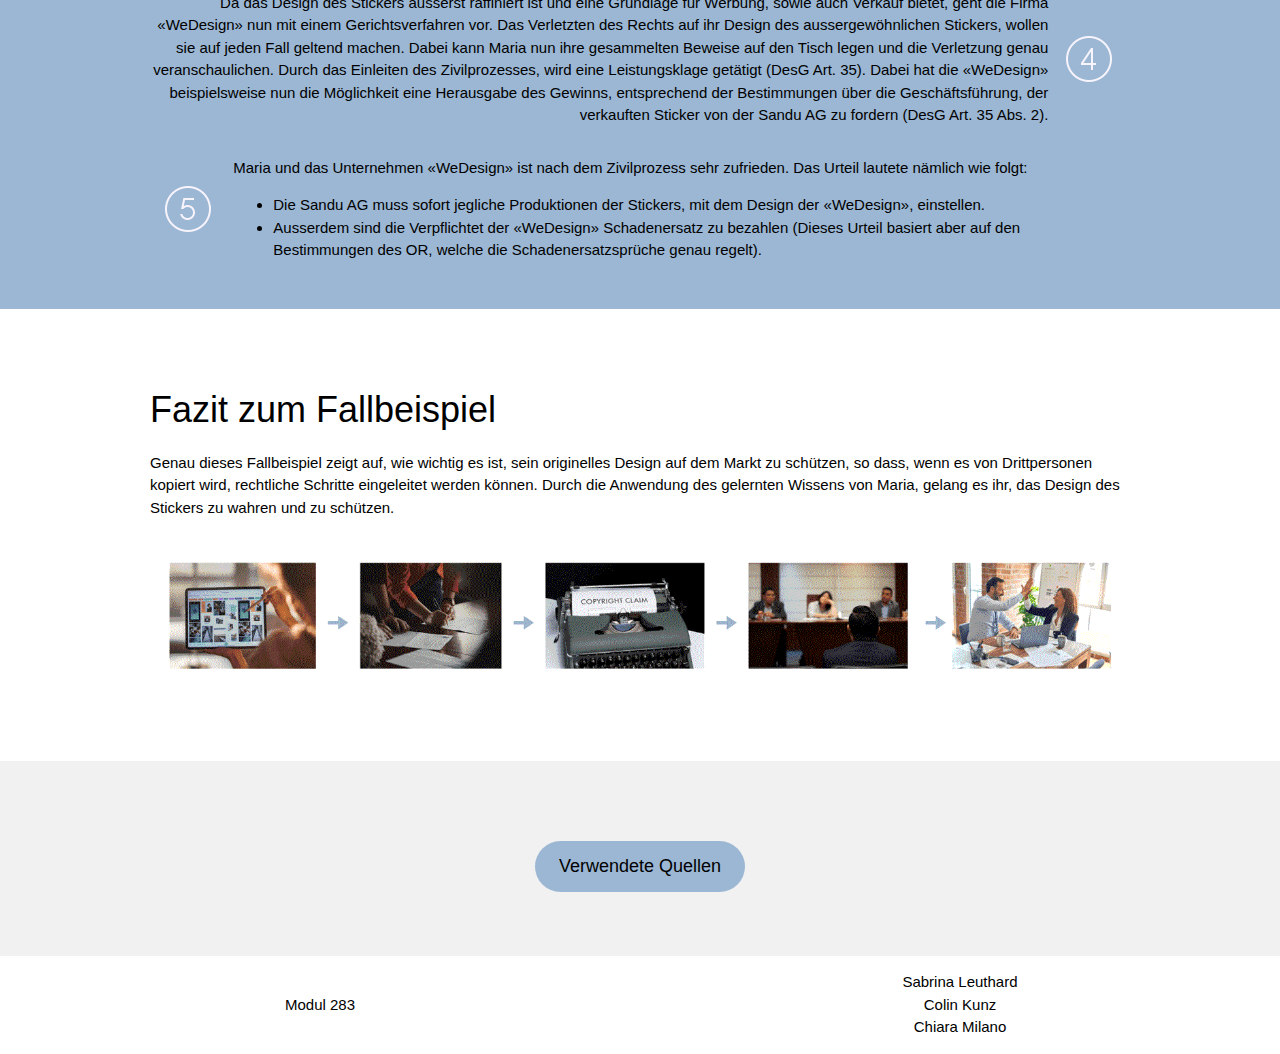
<file: fallbeispiel.html>
<!DOCTYPE html>
<html lang="de">
<head>
<title>Fallbeispiele</title>
<meta charset="UTF-8">
<meta name="viewport" content="width=device-width, initial-scale=1">
<link rel="stylesheet" href="https://www.w3schools.com/w3css/4/w3.css">
<link rel="stylesheet" href="https://fonts.googleapis.com/css?family=Lato">
<link rel="stylesheet" href="https://fonts.googleapis.com/css?family=Montserrat">
<link rel="stylesheet" href="https://cdnjs.cloudflare.com/ajax/libs/font-awesome/4.7.0/css/font-awesome.min.css">
<link rel="stylesheet" href="css/custom.css">
</head>
<body>

<!-- Navbar -->
<div class="w3-top">
  <div class="w3-bar w3-card w3-left-align w3-large" style="background-color: #9BB7D4;">
    <a class="w3-bar-item w3-button w3-hide-medium w3-hide-large w3-right w3-padding-large w3-hover-white w3-large" style="background-color: #9BB7D4;" href="javascript:void(0);" onclick="myFunction()" title="Toggle Navigation Menu"><i class="fa fa-bars"></i></a>
    <a href="index.html" class="w3-bar-item w3-button w3-padding-large w3-hover-white icon-link"><img src="media/Icon_Home.png" style="width: 20%;"></a>
    <a href="fallbeispiel.html" class="w3-bar-item w3-button w3-hide-small w3-padding-large w3-hover-white">Fallbeispiel</a>
    <a href="alltagsbeispiel.html" class="w3-bar-item w3-button w3-hide-small w3-padding-large w3-hover-white">Alltagsbeispiel</a>
    <a href="abgrenzungskriterien.html" class="w3-bar-item w3-button w3-hide-small w3-padding-large w3-hover-white">Abgrenzungskriterien</a>
    <a href="rechtswidrigkeiten.html" class="w3-bar-item w3-button w3-hide-small w3-padding-large w3-hover-white">Rechtswidrigkeiten</a>
    <a href="glossar.html" class="w3-bar-item w3-button w3-hide-small w3-padding-large w3-hover-white w3-right icon-link"><img src="media/Icon_Glossar.png" style="width: 20%;"></a>
  </div>

  <!-- Navbar on small screens -->
  <div id="navmobile" class="w3-bar-block w3-white w3-hide w3-hide-large w3-hide-medium w3-large">
    <a href="fallbeispiel.html" class="w3-bar-item w3-button w3-padding-large">Fallbeispiel</a>
    <a href="alltagsbeispiel.html" class="w3-bar-item w3-button w3-padding-large">Alltagsbeispiel</a>
    <a href="abgrenzungskriterien.html" class="w3-bar-item w3-button w3-padding-large">Abgrenzungskriterien</a>
    <a href="rechtswidrigkeiten.html" class="w3-bar-item w3-button w3-padding-large">Rechtswidrigkeiten</a>
    <a href="glossar.html" class="w3-bar-item w3-button w3-padding-large">Glossar</a>
  </div>
</div>

<!-- Header -->
<header class="w3-container w3-center" style="padding:128px 16px; background-color: #f0f4fc;">
  <h1 class="w3-margin w3-jumbo">Fallbeispiel</h1>
  <p class="w3-xlarge">Alles über den Schutz deines Designs</p>
</header>

<!-- First Grid -->
<div class="w3-row-padding w3-padding-64 w3-container">
  <div class="w3-content">
    <h1>Fallbeispiel der Verletzung des Designrechts bei einem Sticker</h1>
    <div class="w3-twothird">
      <h5>Maria arbeitet als ausgelernte Mediamatikerin im neuen Startup Unternehmen «WeDesign». Von ihrer Chefin hat sie vor kurzem den Auftrag bekommen Sticker für das Unternehmen zu designen. Dazu soll sie sich etwas ganz Besonderes einfallen. Die Sticker sollen möglichst ausgefallen sein und auf die Firma aufmerksam machen. Gebraucht werden, können diese dann an Messen, um Werbung zu machen. Sie sollen aber ein zwei in einem sein, so dass sie auch geschickt verkauft werden können.</h5>
      <p class="w3-text-grey">
        Nun hat Maria während einer längeren und zeitintensiven Periode spezielle Sticker designt, welche ein innovatives und frisches Design aufweisen. Die speziellen Farben, des kreativen Layouts und der speziellen Veredelung charakterisieren diesen ausserordentlichen Sticker. Als gelernte Mediamatikerin, wusste Maria, dass es sinnvoll wäre, das Design der Sticker vor der Herausgabe zu schützen. Ansonsten könnte das originelle Design von Maria problemlos auf andere Sticker von anderen Unternehmen adaptiert werden. Dies würde dann für diese Unternehmen keine rechtlichen Folgen haben. Mit ihrem Fachwissen klärte Maria ihre Chefin auf. Daraufhin beschlossen sie, das Design der Sticker beim Eidgenössischen Institut für Geistiges Eigentum (IGE) registrieren zu lassen. Somit wurde das Design nach den Vorschriften des Designgesetzes (DesG) geschützt. Da das Design von Maria neu ist und eine Eigenart aufweist, wurde der Schutz zugelassen (DesG Art. 2 Abs. 1). Durch das Designrecht kann das Design des Stickers nun vor Kopien von Dritten geschützt werden. Nach der ersten Registrierung ist das Design des Möbelstücks für mindestens fünf Jahre geschützt (DesG Art. 5 Abs. 2). 
      </p>
    </div>
      <div class="w3-third w3-center">
        <img class="img-fallbeispiel" src="media/fallbeispiel/Sticker.jpg" alt="Sticker" width="300px">
      </div>
  </div>
</div>

<!--Second Grid-->
<div class="w3-padding-32 w3-container" style="background-color: #9BB7D4;">
  <div class="w3-content">
    <div class="w3-row" style="display: flex; align-items: center;">
      <div class="w3-col s1 w3-center" style="display: flex; justify-content: center; align-items: center; height: 100%;">
        <img src="media/fallbeispiel/Icons (1).png" class="img-zahl">
      </div>
      <div class="w3-col s11 w3-row-padding">
        <p>Der Sticker ist enorm erfolgreich und packt die Aufmerksamkeit so mancher Leute. Er weckt auch das Interesse der Sandu AG, welche ein Jahr später einen nahezu identischen Sticker auf den Markt brachte. Das Design des Stickers weist die gleichen gestalterischen Merkmale auf wie das registrierte Design von «WeDesign». Die Sandu AG hat dieses Design, ohne nachzufragen, kopiert. Durch das Designrecht und das Aufmerksamwerden von Maria auf den kopierten Sticker, verleiht der Firma «WeDesign» als Rechteinhaberin das Recht, anderen zu verbieten, das Design zu gewerblichen Zwecken zu brauchen (DesG Art. 9 Abs. 1).
        </p>
      </div>
    </div>
    <div class="w3-row" style="display: flex; align-items: center;">
      <div class="w3-col s11" style="display: flex; justify-content: center; align-items: center; height: 100%;">
        <p style="text-align: right;">Nun muss das Unternehmen «WeDesign» die Verletzung sauber dokumentieren. Dazu sammelt Maria Vergleichsbilder des originalen und des nachgehamten Stickers. Dies sorgt für eine klare Beweislage bei einem Zivilprozess.</p>
      </div>
      <div class="w3-col s1 w3-center">
        <img src="media/fallbeispiel/Icons (2).png" class="img-zahl img-zahl-rechts">
      </div>
    </div>
    <div class="w3-row" style="display: flex; align-items: center;">
      <div class="w3-col s1 w3-center" style="display: flex; justify-content: center; align-items: center; height: 100%;">
        <img src="media/fallbeispiel/Icons (3).png" class="img-zahl">
      </div>
      <div class="w3-col s11 w3-row-padding">
        <p>Maria weiss, dass sie im Namen ihrer Firma laut DesG Art. 31 als Inhaberin des Designs bei einer Verletzung Unterlassungsansprüche und Schadenersatzforderungen geltend machen kann. Dies macht sie auch, doch die Firma Sandu AG reagiert auf keine der gesendeten Abmahnungen für eine Forderung von Schadenersatz.</p>
      </div>
    </div>
    <div class="w3-row" style="display: flex; align-items: center;">
      <div class="w3-col s11" style="display: flex; justify-content: center; align-items: center; height: 100%;">
        <p style="text-align: right;">Da das Design des Stickers äusserst raffiniert ist und eine Grundlage für Werbung, sowie auch Verkauf bietet, geht die Firma «WeDesign» nun mit einem Gerichtsverfahren vor. Das Verletzten des Rechts auf ihr Design des aussergewöhnlichen Stickers, wollen sie auf jeden Fall geltend machen. Dabei kann Maria nun ihre gesammelten Beweise auf den Tisch legen und die Verletzung genau veranschaulichen. Durch das Einleiten des Zivilprozesses, wird eine Leistungsklage getätigt (DesG Art. 35). Dabei hat die «WeDesign» beispielsweise nun die Möglichkeit eine Herausgabe des Gewinns, entsprechend der Bestimmungen über die Geschäftsführung, der verkauften Sticker von der Sandu AG zu fordern (DesG Art. 35 Abs. 2).</p>
      </div>
      <div class="w3-col s1 w3-center">
        <img src="media/fallbeispiel/Icons (4).png" class="img-zahl img-zahl-rechts">
      </div>
    </div>
    <div class="w3-row" style="display: flex; align-items: center;">
      <div class="w3-col s1 w3-center" style="display: flex; justify-content: center; align-items: center; height: 100%;">
        <img src="media/fallbeispiel/Icons (5).png" class="img-zahl">
      </div>
      <div class="w3-col s11- w3-row-padding">
        <p>Maria und das Unternehmen «WeDesign» ist nach dem Zivilprozess sehr zufrieden. Das Urteil lautete nämlich wie folgt:</p>
        <ul>
          <li>Die Sandu AG muss sofort jegliche Produktionen der Stickers, mit dem Design der «WeDesign», einstellen. </li>
          <li>Ausserdem sind die Verpflichtet der «WeDesign» Schadenersatz zu bezahlen (Dieses Urteil basiert aber auf den Bestimmungen des OR, welche die Schadenersatzsprüche genau regelt).</li>
        </ul>
      </div>
    </div>
  </div>
</div>

<!--Third Grid-->
<div class="w3-row-padding w3-padding-64 w3-container">
  <div class="w3-content">
    <h1>Fazit zum Fallbeispiel</h1>
      <p>
        Genau dieses Fallbeispiel zeigt auf, wie wichtig es ist, sein originelles Design auf dem Markt zu schützen, so dass, wenn es von Drittpersonen kopiert wird, rechtliche Schritte eingeleitet werden können. Durch die Anwendung des gelernten Wissens von Maria, gelang es ihr, das Design des Stickers zu wahren und zu schützen. 
      </p>
      <div>
        <img src="media/fallbeispiel/Grafischer_Prozess.png" width="100%">
      </div>
  </div>
</div>

<!--Fourth Grid-->
<div class="w3-light-grey w3-padding-64 w3-container">
  <div class="w3-content w3-center">
    <button onclick="document.getElementById('id01').style.display='block'" class="w3-button w3-padding-large w3-large w3-margin-top w3-hover-blue-grey w3-round-xxlarge" style="background-color: #9BB7D4;">Verwendete Quellen</button>
  </div>
  <div id="id01" class="w3-modal">
    <div class="w3-modal-content">
      <div class="w3-container">
        <span onclick="document.getElementById('id01').style.display='none'" class="w3-button w3-display-topright">&times;</span>
        <p style="font-weight: bold;">Fallbeispiel selbst geschrieben</p>
      <p style="font-weight: bold;">Icons / Bilder</p>
      <ul>
        <li><a href="https://icons8.de/icons">Icons</a>
          <p style="font-style: italic; margin: 0;">besucht am 27.05.2024</p>
        </li>
        <li><a href="https://unsplash.com/de/fotos/weisse-und-rote-box-auf-schwarzem-textil-SJ0U3xSEoBE">Bild Sticker</a>
          <p style="font-style: italic; margin: 0;">besucht am 27.05.2024</p>
        </li>
        <li><a href="https://unsplash.com/">Bilder Fazit</a>
          <p style="font-style: italic; margin: 0;">besucht am 27.05.2024</p>
        </li>
      </ul>
        <p style="font-weight: bold;">Gesetzesartikel</p>
      <ul>
        <li><a href="https://www.fedlex.admin.ch/eli/cc/2002/226/de">DesG</a>
          <p style="font-style: italic; margin: 0;">besucht am 27.05.2024</p>
        </li>
      </div>
    </div>
  </div>
  </div>
</div>

<!-- Footer -->
<footer class="w3-center">  
  <div class="w3-row w3-white">
   <div class="w3-col s6 w3-center">
     <br>
     <p>Modul 283</p>
     <br>
   </div>
   <div class="w3-col s6 w3-center">
     <p>Sabrina Leuthard <br> Colin Kunz <br> Chiara Milano</p>
   </div>
 </div>
 </footer>

<script>
// Used to toggle the menu on small screens when clicking on the menu button
function myFunction() {
  var x = document.getElementById("navmobile");
  if (x.className.indexOf("w3-show") == -1) {
    x.className += " w3-show";
  } else { 
    x.className = x.className.replace(" w3-show", "");
  }
}
</script>

</body>
</html>
</file>
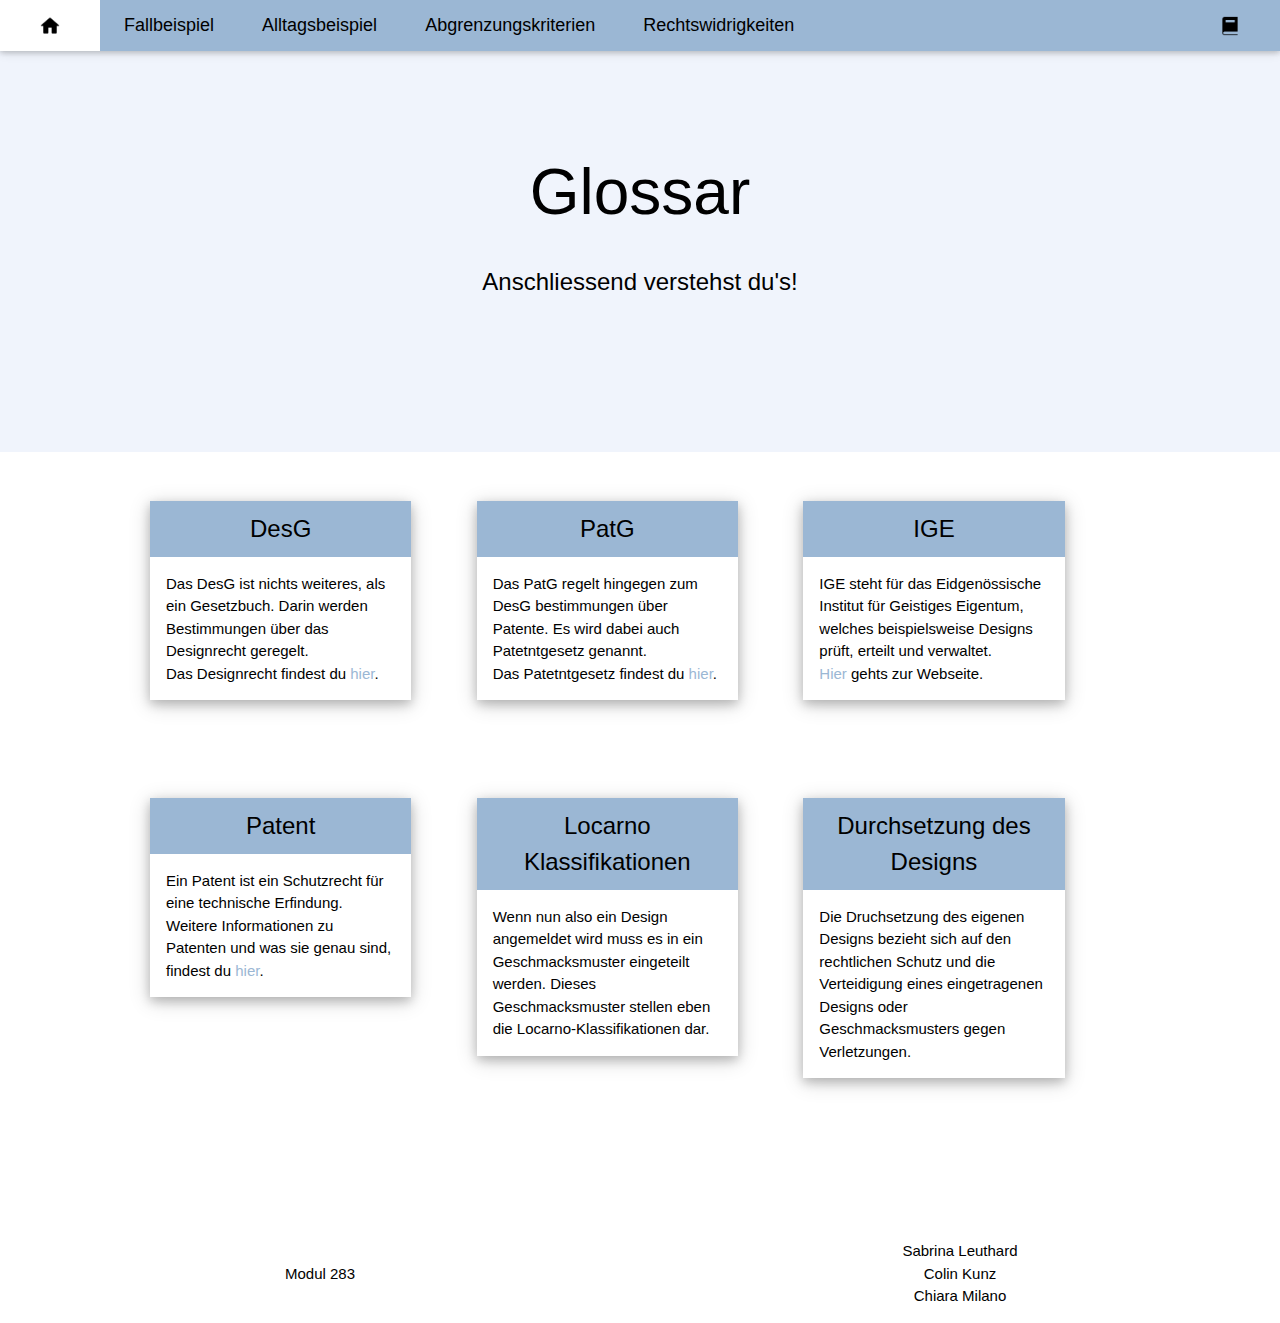
<file: glossar.html>
<!DOCTYPE html>
<html lang="de">
<head>
<title>Glossar</title>
<meta charset="UTF-8">
<meta name="viewport" content="width=device-width, initial-scale=1">
<link rel="stylesheet" href="https://www.w3schools.com/w3css/4/w3.css">
<link rel="stylesheet" href="https://fonts.googleapis.com/css?family=Lato">
<link rel="stylesheet" href="https://fonts.googleapis.com/css?family=Montserrat">
<link rel="stylesheet" href="https://cdnjs.cloudflare.com/ajax/libs/font-awesome/4.7.0/css/font-awesome.min.css">
<link rel="stylesheet" href="css/custom.css">
</head>
<body>

<!-- Navbar -->
<div class="w3-top">
  <div class="w3-bar w3-card w3-left-align w3-large" style="background-color: #9BB7D4;">
    <a class="w3-bar-item w3-button w3-hide-medium w3-hide-large w3-right w3-padding-large w3-hover-white w3-large" style="background-color: #9BB7D4;" href="javascript:void(0);" onclick="myFunction()" title="Toggle Navigation Menu"><i class="fa fa-bars"></i></a>
    <a href="index.html" class="w3-bar-item w3-button w3-padding-large w3-hover-white icon-link"><img src="media/Icon_Home.png" style="width: 20%;"></a>
    <a href="fallbeispiel.html" class="w3-bar-item w3-button w3-hide-small w3-padding-large w3-hover-white">Fallbeispiel</a>
    <a href="alltagsbeispiel.html" class="w3-bar-item w3-button w3-hide-small w3-padding-large w3-hover-white">Alltagsbeispiel</a>
    <a href="abgrenzungskriterien.html" class="w3-bar-item w3-button w3-hide-small w3-padding-large w3-hover-white">Abgrenzungskriterien</a>
    <a href="rechtswidrigkeiten.html" class="w3-bar-item w3-button w3-hide-small w3-padding-large w3-hover-white">Rechtswidrigkeiten</a>
    <a href="glossar.html" class="w3-bar-item w3-button w3-hide-small w3-padding-large w3-hover-white w3-right icon-link"><img src="media/Icon_Glossar.png" style="width: 20%;"></a>
  </div>

  <!-- Navbar on small screens -->
  <div id="navmobile" class="w3-bar-block w3-white w3-hide w3-hide-large w3-hide-medium w3-large">
    <a href="fallbeispiel.html" class="w3-bar-item w3-button w3-padding-large">Fallbeispiel</a>
    <a href="alltagsbeispiel.html" class="w3-bar-item w3-button w3-padding-large">Alltagsbeispiel</a>
    <a href="abgrenzungskriterien.html" class="w3-bar-item w3-button w3-padding-large">Abgrenzungskriterien</a>
    <a href="rechtswidrigkeiten.html" class="w3-bar-item w3-button w3-padding-large">Rechtswidrigkeiten</a>
    <a href="glossar.html" class="w3-bar-item w3-button w3-padding-large">Glossar</a>
  </div>
</div>

<!-- Header -->
<header class="w3-container w3-center" style="padding:128px 16px; background-color: #f0f4fc;">
  <h1 class="w3-margin w3-jumbo">Glossar</h1>
  <p class="w3-xlarge">Anschliessend verstehst du's!</p>
</header>

<!-- First Grid -->
<div class="w3-row-padding w3-container">
    <div class="w3-row w3-content">
      <div class="w3-col s4 cards">
        <div class="w3-card-4" style="width:80%; margin-top: 15%;">
          <header class="w3-container" style="background-color: #9BB7D4;">
            <h3 style="text-align: center;">DesG</h3>
          </header>
      
          <div class="w3-container">
            <p>Das DesG ist nichts weiteres, als ein Gesetzbuch. Darin werden Bestimmungen über das Designrecht geregelt.
              <br>
              Das Designrecht findest du <a href="https://www.fedlex.admin.ch/eli/cc/2002/226/de" style="text-decoration: none; color: #9BB7D4;">hier</a>.
            </p>
          </div>
      </div>
    </div>
    <div class="w3-col s4 cards">
      <div class="w3-card-4" style="width:80%; margin-top: 15%;">
        <header class="w3-container" style="background-color: #9BB7D4;">
          <h3 style="text-align: center;">PatG</h3>
        </header>
    
        <div class="w3-container">
          <p>Das PatG regelt hingegen zum DesG bestimmungen über Patente. Es wird dabei auch Patetntgesetz genannt. 
            <br>
            Das Patetntgesetz findest du <a href="https://www.fedlex.admin.ch/eli/cc/1955/871_893_899/de" style="text-decoration: none; color: #9BB7D4;">hier</a>.
          </p>
        </div>
    </div>
  </div>
  <div class="w3-col s4 cards cardsige">
    <div class="w3-card-4" style="width:80%; margin-top: 15%;">
      <header class="w3-container" style="background-color: #9BB7D4;">
        <h3 style="text-align: center;">IGE</h3>
      </header>
  
      <div class="w3-container">
        <p>IGE steht für das Eidgenössische Institut für Geistiges Eigentum, welches beispielsweise Designs prüft, erteilt und verwaltet.
          <br>
          <a href="https://www.ige.ch/de/ueber-uns-1#:~:text=Das%20Eidgen%C3%B6ssische%20Institut%20f%C3%BCr%20Geistiges,im%20In%2D%20und%20Ausland%20durch." style="text-decoration: none; color: #9BB7D4;">Hier</a> gehts zur Webseite.
        </p>
      </div>
  </div>
</div>
    </div>
  <div class="w3-row w3-content">
    <div class="w3-col s4 cards">
      <div class="w3-card-4" style="width:80%; margin-bottom: 15%;">
        <header class="w3-container" style="background-color: #9BB7D4;">
          <h3 style="text-align: center;">Patent</h3>
        </header>
    
        <div class="w3-container">
          <p>Ein Patent ist ein Schutzrecht für eine technische Erfindung.
            <br>
            Weitere Informationen zu Patenten und was sie genau sind, findest du <a href="https://www.ige.ch/de/etwas-schuetzen/patente/grundlegendes/was-ist-ein-patent" style="text-decoration: none; color: #9BB7D4;">hier</a>.
          </p>
        </div>
    </div>
  </div>
  <div class="w3-col s4 cards">
    <div class="w3-card-4" style="width:80%; margin-bottom: 15%;">
      <header class="w3-container" style="background-color: #9BB7D4;">
        <h3 style="text-align: center;">Locarno Klassifikationen</h3>
      </header>
  
      <div class="w3-container">
        <p>Wenn nun also ein Design angemeldet wird muss es in ein Geschmacksmuster eingeteilt werden. Dieses Geschmacksmuster stellen eben die Locarno-Klassifikationen dar.
        </p>
      </div>
  </div>
</div>
<div class="w3-col s4 cards">
  <div class="w3-card-4" style="width:80%; margin-bottom: 15%;">
    <header class="w3-container" style="background-color: #9BB7D4;">
      <h3 style="text-align: center;">Durchsetzung des Designs</h3>
    </header>

    <div class="w3-container">
      <p>Die Druchsetzung des eigenen Designs bezieht sich auf den rechtlichen Schutz und die Verteidigung eines eingetragenen Designs oder Geschmacksmusters gegen Verletzungen.
      </p>
    </div>
</div>
</div>
  </div>
</div>
</div>
</div>

<!-- Footer -->
<footer class="w3-center">  
  <div class="w3-row w3-white">
   <div class="w3-col s6 w3-center">
     <br>
     <p>Modul 283</p>
     <br>
   </div>
   <div class="w3-col s6 w3-center">
     <p>Sabrina Leuthard <br> Colin Kunz <br> Chiara Milano</p>
   </div>
 </div>
 </footer>

<script>
// Used to toggle the menu on small screens when clicking on the menu button
function myFunction() {
  var x = document.getElementById("navmobile");
  if (x.className.indexOf("w3-show") == -1) {
    x.className += " w3-show";
  } else { 
    x.className = x.className.replace(" w3-show", "");
  }
}
</script>

</body>
</html>
</file>
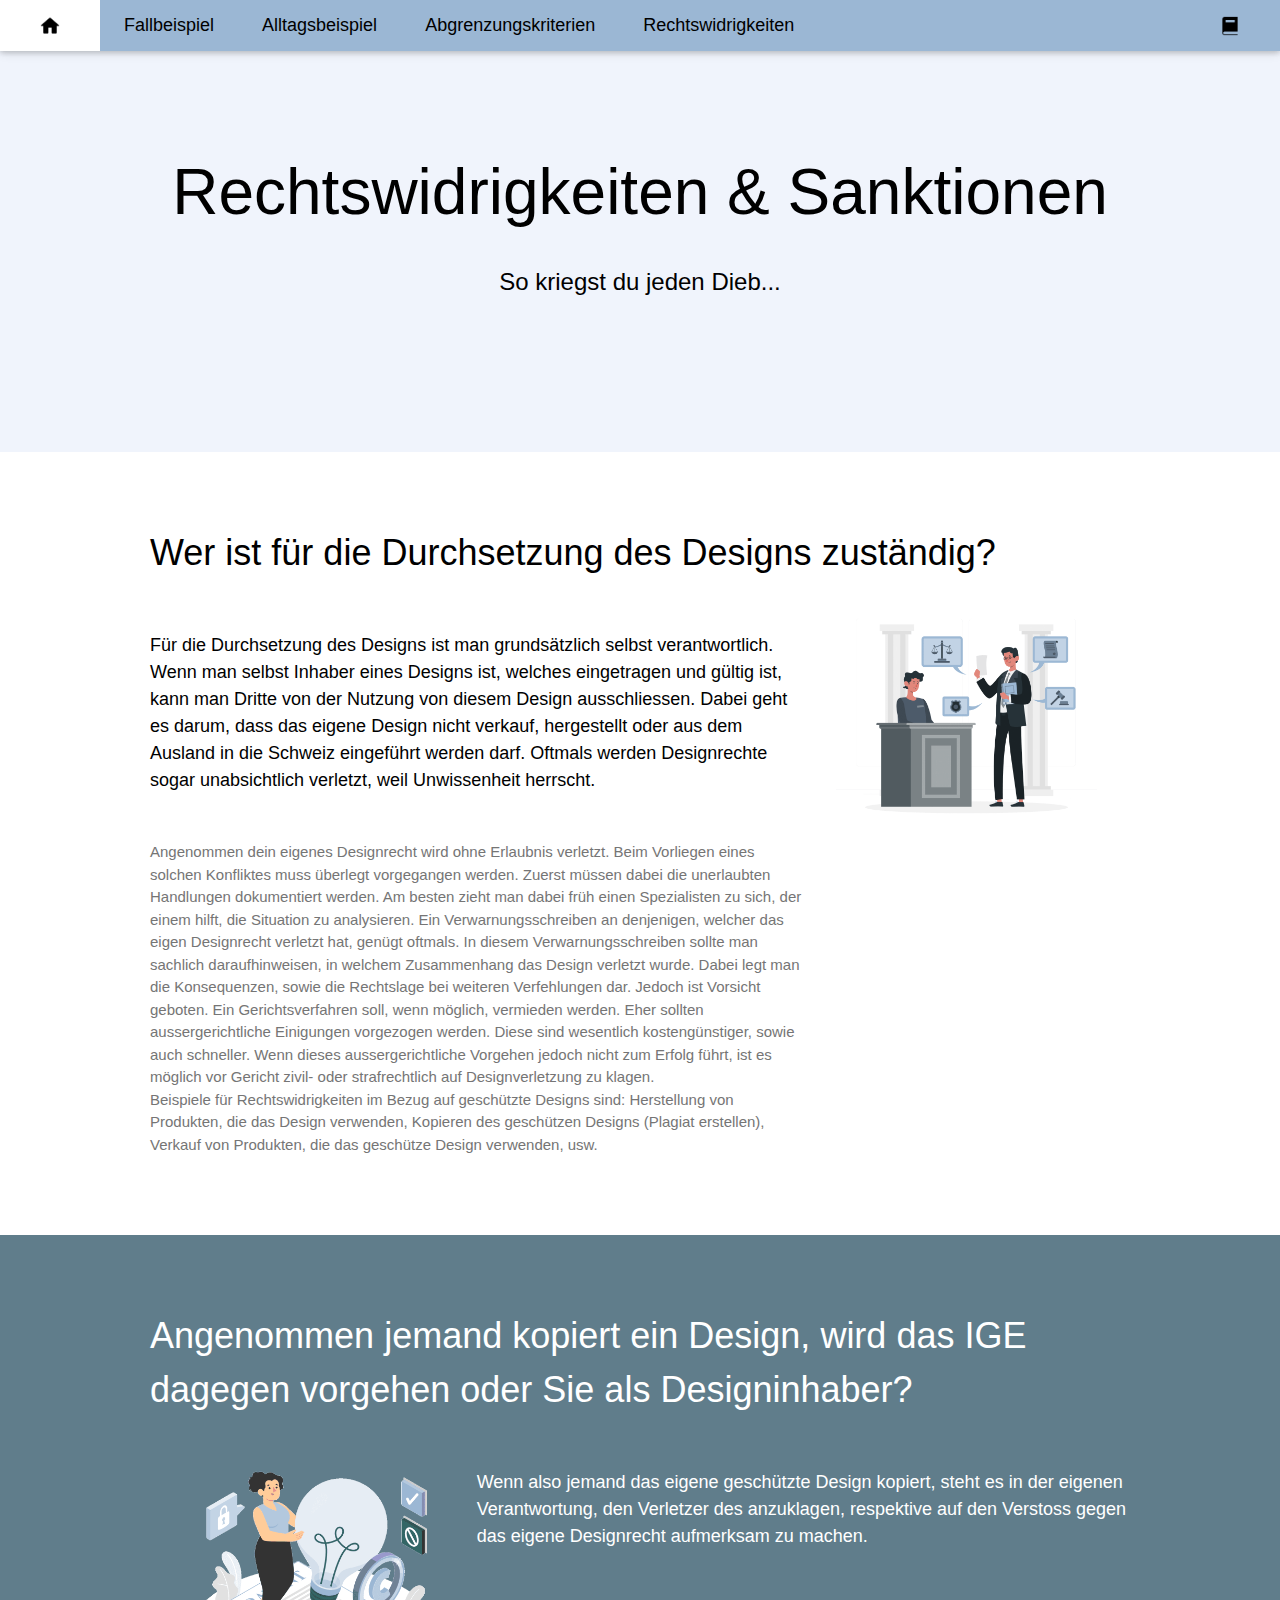
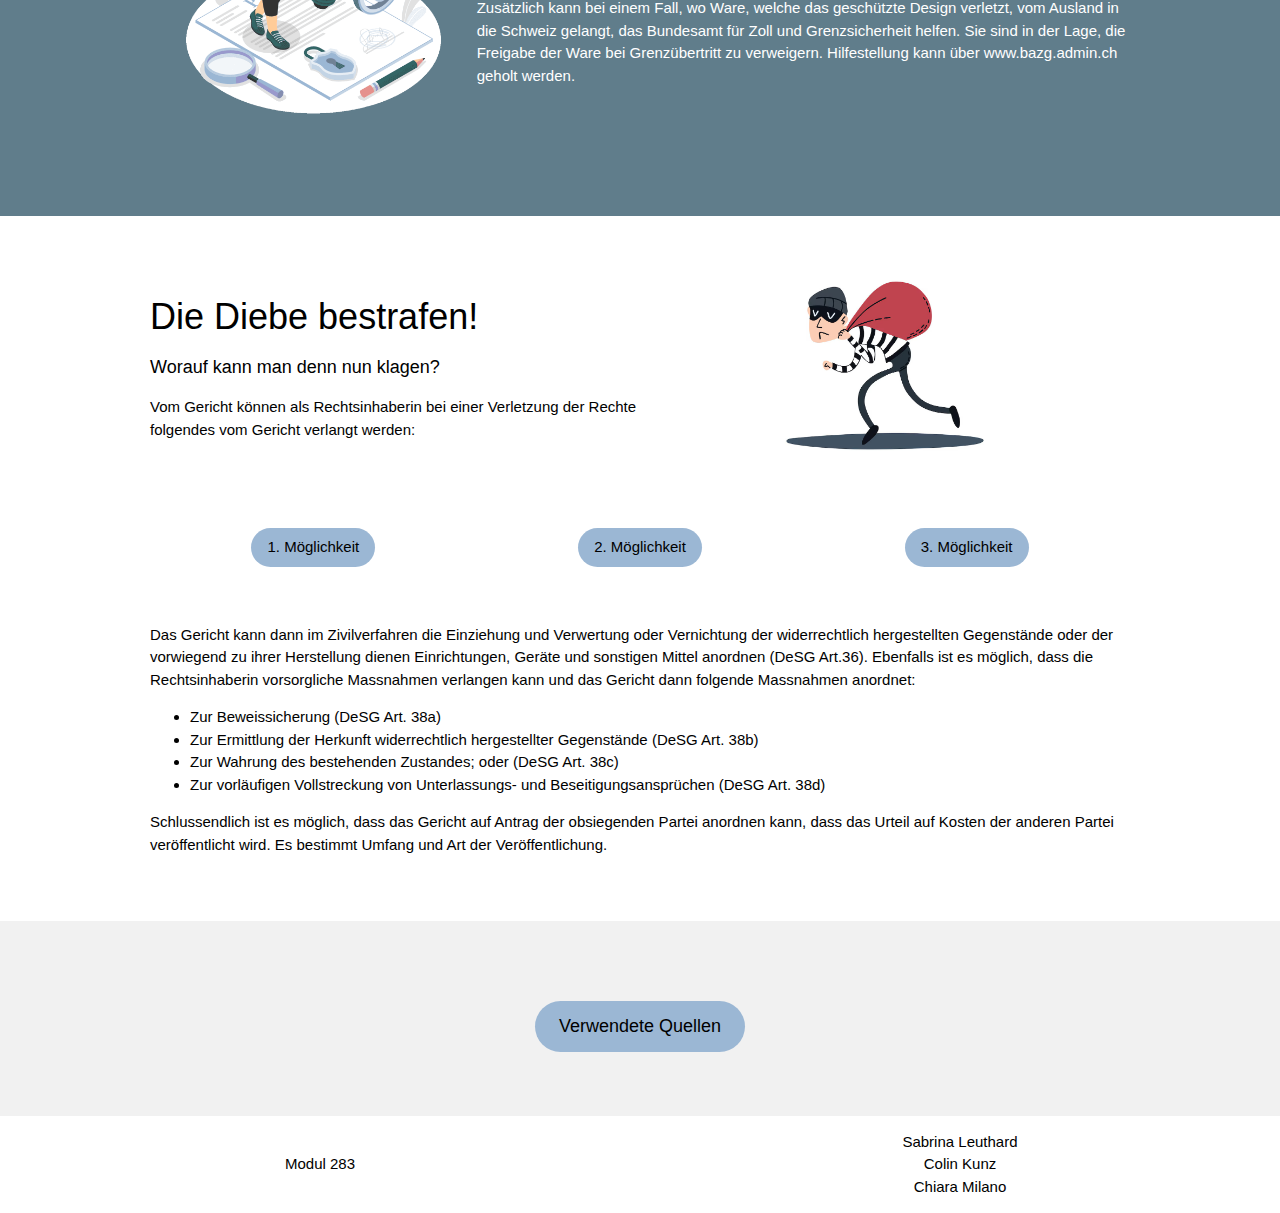
<file: rechtswidrigkeiten.html>
<!DOCTYPE html>
<html lang="de">
<head>
<title>Rechtswidrigkeiten</title>
<meta charset="UTF-8">
<meta name="viewport" content="width=device-width, initial-scale=1">
<link rel="stylesheet" href="https://www.w3schools.com/w3css/4/w3.css">
<link rel="stylesheet" href="https://fonts.googleapis.com/css?family=Lato">
<link rel="stylesheet" href="https://fonts.googleapis.com/css?family=Montserrat">
<link rel="stylesheet" href="https://cdnjs.cloudflare.com/ajax/libs/font-awesome/4.7.0/css/font-awesome.min.css">
<link rel="stylesheet" href="css/custom.css">
</head>
<body>

<!-- Navbar -->
<div class="w3-top">
  <div class="w3-bar w3-card w3-left-align w3-large" style="background-color: #9BB7D4;">
    <a class="w3-bar-item w3-button w3-hide-medium w3-hide-large w3-right w3-padding-large w3-hover-white w3-large" style="background-color: #9BB7D4;" href="javascript:void(0);" onclick="myFunction()" title="Toggle Navigation Menu"><i class="fa fa-bars"></i></a>
    <a href="index.html" class="w3-bar-item w3-button w3-padding-large w3-hover-white icon-link"><img src="media/Icon_Home.png" style="width: 20%;"></a>
    <a href="fallbeispiel.html" class="w3-bar-item w3-button w3-hide-small w3-padding-large w3-hover-white">Fallbeispiel</a>
    <a href="alltagsbeispiel.html" class="w3-bar-item w3-button w3-hide-small w3-padding-large w3-hover-white">Alltagsbeispiel</a>
    <a href="abgrenzungskriterien.html" class="w3-bar-item w3-button w3-hide-small w3-padding-large w3-hover-white">Abgrenzungskriterien</a>
    <a href="rechtswidrigkeiten.html" class="w3-bar-item w3-button w3-hide-small w3-padding-large w3-hover-white">Rechtswidrigkeiten</a>
    <a href="glossar.html" class="w3-bar-item w3-button w3-hide-small w3-padding-large w3-hover-white w3-right icon-link"><img src="media/Icon_Glossar.png" style="width: 20%;"></a>
  </div>

  <!-- Navbar on small screens -->
  <div id="navmobile" class="w3-bar-block w3-white w3-hide w3-hide-large w3-hide-medium w3-large">
    <a href="fallbeispiel.html" class="w3-bar-item w3-button w3-padding-large">Fallbeispiel</a>
    <a href="alltagsbeispiel.html" class="w3-bar-item w3-button w3-padding-large">Alltagsbeispiel</a>
    <a href="abgrenzungskriterien.html" class="w3-bar-item w3-button w3-padding-large">Abgrenzungskriterien</a>
    <a href="rechtswidrigkeiten.html" class="w3-bar-item w3-button w3-padding-large">Rechtswidrigkeiten</a>
    <a href="glossar.html" class="w3-bar-item w3-button w3-padding-large">Glossar</a>
  </div>
</div>

<!-- Header -->
<header class="w3-container w3-center" style="padding:128px 16px; background-color: #f0f4fc;">
  <h1 class="w3-margin w3-jumbo">Rechtswidrigkeiten & Sanktionen</h1>
  <p class="w3-xlarge">So kriegst du jeden Dieb...</p>
</header>

<!-- First Grid -->
<div class="w3-row-padding w3-padding-64 w3-container">
  <div class="w3-content">
    <h1>Wer ist für die Durchsetzung des Designs zuständig?</h1>
    <div class="w3-twothird">
      <h5 class="w3-padding-32">Für die Durchsetzung des Designs ist man grundsätzlich selbst verantwortlich. Wenn man selbst Inhaber eines Designs ist, welches eingetragen und gültig ist, kann man Dritte von der Nutzung von diesem Design ausschliessen. Dabei geht es darum, dass das eigene Design nicht verkauf, hergestellt oder aus dem Ausland in die Schweiz eingeführt werden darf. Oftmals werden Designrechte sogar unabsichtlich verletzt, weil Unwissenheit herrscht.</h5>
      <p class="w3-text-grey">Angenommen dein eigenes Designrecht wird ohne Erlaubnis verletzt. Beim Vorliegen eines solchen Konfliktes muss überlegt vorgegangen werden. 
        Zuerst müssen dabei die unerlaubten Handlungen dokumentiert werden. Am besten zieht man dabei früh einen Spezialisten zu sich, der einem hilft, die Situation zu analysieren. 
        Ein Verwarnungsschreiben an denjenigen, welcher das eigen Designrecht verletzt hat, genügt oftmals. In diesem Verwarnungsschreiben sollte man sachlich daraufhinweisen, in welchem Zusammenhang das Design verletzt wurde. Dabei legt man die Konsequenzen, sowie die Rechtslage bei weiteren Verfehlungen dar. Jedoch ist Vorsicht geboten. Ein Gerichtsverfahren soll, wenn möglich, vermieden werden. Eher sollten aussergerichtliche Einigungen vorgezogen werden. Diese sind wesentlich kostengünstiger, sowie auch schneller. Wenn dieses aussergerichtliche Vorgehen jedoch nicht zum Erfolg führt, ist es möglich vor Gericht zivil- oder strafrechtlich auf Designverletzung zu klagen.
        <br>
        Beispiele für Rechtswidrigkeiten im Bezug auf geschützte Designs sind: Herstellung von Produkten, die das Design verwenden, Kopieren des geschützen Designs (Plagiat erstellen), Verkauf von Produkten, die das geschütze Design verwenden, usw.  
        </p>
    </div>

    <div class="w3-third w3-center">
      <img src="media/rechtswidrigkeiten/Recht.png" style="width: 80%;">
    </div>
  </div>
</div>

<!-- Second Grid -->
<div class="w3-row-padding w3-blue-grey w3-padding-64 w3-container">
  <div class="w3-content">
    <h1>Angenommen jemand kopiert ein Design, wird das IGE dagegen vorgehen oder Sie als Designinhaber?</h1>
    <div class="w3-third w3-center w3-padding-32">
      <img src="media/rechtswidrigkeiten/IGE.png" style="width: 80%;">
    </div>
    <div class="w3-twothird">
      <h5 class="w3-padding-32">Wenn also jemand das eigene geschützte Design kopiert, steht es in der eigenen Verantwortung, den Verletzer des anzuklagen, respektive auf den Verstoss gegen das eigene Designrecht aufmerksam zu machen.</h5>
      <p>Zusätzlich kann bei einem Fall, wo Ware, welche das geschützte Design verletzt, vom Ausland in die Schweiz gelangt, das Bundesamt für Zoll und Grenzsicherheit helfen. Sie sind in der Lage, die Freigabe der Ware bei Grenzübertritt zu verweigern. 
        Hilfestellung kann über www.bazg.admin.ch geholt werden.
        </p>
    </div>
  </div>
</div>

 <!-- Third Grid -->
 <div class="w3-row-padding w3-container">
  <div class="w3-content">
    <div class="w3-row w3-padding-64">
      <div class="w3-col s6 textdieb">
          <h1>Die Diebe bestrafen!</h1>
        <h5>Worauf kann man denn nun klagen?</h5>
        <p>Vom Gericht können als Rechtsinhaberin bei einer Verletzung der
        Rechte folgendes vom Gericht verlangt werden:</p>
      </div>
      <div class="w3-col s6 w3-center dieb">
        <img src="media/rechtswidrigkeiten/Dieb.jpg" style="width: 200px;">
      </div>
    </div>
    <div style="margin-bottom: 5%;">
      <div class="w3-row">
        <div class="w3-col s4 w3-center w3-margin-32 popup">
          <div class="w3-padding">
            <button onclick="document.getElementById('id01').style.display='block'" class="w3-button w3-round-xxlarge" style="background-color: #9BB7D4;">1. Möglichkeit</button>
            <div id="id01" class="w3-modal">
              <div class="w3-modal-content">
                <header class="w3-container w3-blue-grey"> 
                  <span onclick="document.getElementById('id01').style.display='none'" 
                  class="w3-button w3-display-topright">&times;</span>
                  <h2>Die erste Möglichkeit</h2>
                </header>
                <div class="w3-container">
                  <p>Eine drohende Verletzung zu verbieten</p>
                  <p>(DeSG Art. 35 Abs. 1a)</p>
                </div>
            </div>
          </div>
        </div>
      </div>
        <div class="w3-col s4 w3-center popup">
          <div class="w3-padding">
            <button onclick="document.getElementById('id02').style.display='block'" class="w3-button w3-round-xxlarge" style="background-color: #9BB7D4;">2. Möglichkeit</button>
            <div id="id02" class="w3-modal">
              <div class="w3-modal-content">
                <header class="w3-container w3-blue-grey"> 
                  <span onclick="document.getElementById('id02').style.display='none'" 
                  class="w3-button w3-display-topright">&times;</span>
                  <h2>Die zweite Möglichkeit</h2>
                </header>
                <div class="w3-container">
                  <p>Eine bestehende Verletzung zu beseitigen</p>
                  <p>(DeSG Art. 35 Abs. 1b)</p>
                </div>
              </div>
            </div>
          </div>
        </div>
        <div class="w3-col s4 w3-center popup">
          <div class="w3-padding">
            <button onclick="document.getElementById('id03').style.display='block'" class="w3-button w3-round-xxlarge" style="background-color: #9BB7D4;">3. Möglichkeit</button>
            <div id="id03" class="w3-modal">
              <div class="w3-modal-content">
                <header class="w3-container w3-blue-grey"> 
                  <span onclick="document.getElementById('id03').style.display='none'" 
                  class="w3-button w3-display-topright">&times;</span>
                  <h2>Die dritte Möglichkeit</h2>
                </header>
                <div class="w3-container">
                  <p>Die beklagte Partei zu verpflichten, Herkunft und Umfang der in ihrem Besitz befindlichen, widerrechtlich hergestellten Gegenstände anzugeben und Adressaten sowie Umfang einer Weitergabe an gewerbliche Abnehmerinnen und Abnehmer zu nennen.</p>
                  <p>(DeSG Art. 35 Abs. 1c)</p>
                </div>
              </div>
            </div>
          </div>
        </div>
      </div>
    </div>
    <div style="padding-bottom: 5%;">
      <p> Das Gericht kann dann im Zivilverfahren die Einziehung und Verwertung oder Vernichtung der widerrechtlich hergestellten Gegenstände oder der vorwiegend zu ihrer Herstellung dienen Einrichtungen, Geräte und sonstigen Mittel anordnen (DeSG Art.36).
        Ebenfalls ist es möglich, dass die Rechtsinhaberin vorsorgliche Massnahmen verlangen kann und das Gericht dann folgende Massnahmen anordnet:
        </p>
      <ul>
        <li>Zur Beweissicherung (DeSG Art. 38a)</li>
        <li>Zur Ermittlung der Herkunft widerrechtlich hergestellter Gegenstände (DeSG Art. 38b)</li>
        <li>Zur Wahrung des bestehenden Zustandes; oder (DeSG Art. 38c)</li>
        <li>Zur vorläufigen Vollstreckung von Unterlassungs- und Beseitigungsansprüchen (DeSG Art. 38d)</li>
      </ul>
      <p>
        Schlussendlich ist es möglich, dass das Gericht auf Antrag der obsiegenden  Partei anordnen kann, dass das Urteil auf Kosten der anderen Partei veröffentlicht wird. Es bestimmt Umfang und Art der Veröffentlichung.
      </p>
    </div>
</div>
</div>

<!-- Fourth Grid -->
<div class="w3-light-grey w3-padding-64 w3-container">
  <div class="w3-content w3-center">
    <button onclick="document.getElementById('id04').style.display='block'" class="w3-button w3-padding-large w3-large w3-margin-top w3-hover-blue-grey w3-round-xxlarge" style="background-color: #9BB7D4;">Verwendete Quellen</button>
  </div>
  <div id="id04" class="w3-modal">
    <div class="w3-modal-content">
      <div class="w3-container">
        <span onclick="document.getElementById('id04').style.display='none'" class="w3-button w3-display-topright">&times;</span>
        <p style="font-weight: bold;">Bilder Storyset</p>
    <ul>
      <li><a href="https://storyset.com/illustration/lawyer/rafiki">Illustration 1</a> 
        <p style="font-style: italic; margin: 0;">besucht am 24.05.2024</p>
      </li>
      <li><a href="https://storyset.com/illustration/copyright/amico ">Illustration 2</a>
        <p style="font-style: italic; margin: 0;">besucht am 24.05.2024</p>
      </li>
    </ul>
    <p style="font-weight: bold;">Bild</p>
    <ul>
      <li><a href="https://de.freepik.com/vektoren-premium/ein-dieb-mit-einer-tasche-voller-geld-laeuft-vektorkunstillustration_41199886.htm">Dieb</a>  
        <p style="font-style: italic; margin: 0;">besucht am 23.05.2024</p>
      </li>
    </ul>
    <p style="font-weight: bold;">Durchsetzung Design</p>
    <ul>
      <li>https://www.ige.ch/de/etwas-schuetzen/design/nach-der-eintragung/design-durchsetzen 
        <p style="font-style: italic; margin: 0;">besucht am 14.05.2024</p>
      </li>
      <li>https://www.rentschpartner.ch/trademark-law/home/38-artikel/designrecht 
        <p style="font-style: italic; margin: 0;">besucht am 14.05.2024</p>
      </li>
      <li>https://magazin.art-and-law.de/der-urheberrechtliche-schutz-von-grafiken-und-anderen-designs/ 
        <p style="font-style: italic; margin: 0;">besucht am 14.05.2024</p>
      </li>
      <li>https://www.dpma.de/service/kmu/praxis/durchsetzung_design/index.html#:~:text=F%C3%BCr%20die%20gerichtliche<br>%20Durchsetzung%20Ihrer,Anspr%C3%BCche%20gerichtlich%20durchsetzen%20zu%20k%C3%B6nnen. 
        <p style="font-style: italic; margin: 0;">besucht am 14.05.2024</p>
      </li>
    </ul>
    <p style="font-weight: bold;">Gesetzesartikel</p>
    <ul>
      <li><a href="https://www.fedlex.admin.ch/eli/cc/2002/226/de">DesG</a>
        <p style="font-style: italic; margin: 0;">besucht am 14.05.2024</p>
      </li>
    </ul>
      </div>
    </div>
  </div>
  </div>
</div>

<!-- Footer -->
<footer class="w3-center">  
  <div class="w3-row w3-white">
   <div class="w3-col s6 w3-center">
     <br>
     <p>Modul 283</p>
     <br>
   </div>
   <div class="w3-col s6 w3-center">
     <p>Sabrina Leuthard <br> Colin Kunz <br> Chiara Milano</p>
   </div>
 </div>
 </footer>

<script>
// Used to toggle the menu on small screens when clicking on the menu button
function myFunction() {
  var x = document.getElementById("navmobile");
  if (x.className.indexOf("w3-show") == -1) {
    x.className += " w3-show";
  } else { 
    x.className = x.className.replace(" w3-show", "");
  }
}
</script>

</body>
</html>
</file>
<file: css/custom.css>
/*Font Definition für Selektor Tags*/
body,h1,h2,h3,h4,h5,h6 {font-family:'Segoe UI', Tahoma, Geneva, Verdana, sans-serif}


/*Font Definition für Nav, h1, Button*/
.w3-bar,h1,button {font-family:'Segoe UI', Tahoma, Geneva, Verdana, sans-serif}


/*Grösse der Beiden Icons auf Startseite*/
.fa-anchor,.fa-coffee {font-size:200px}


@media (max-width: 700px) {
    h1.w3-jumbo {
        font-size: 2.5em !important;
        display: flex;
        justify-content: center;
    }
}

@media (max-width: 900px) {
    .img-fallbeispiel {
        width: 200px;
    }
}

@media (max-width: 700px) {
    .img-zahl {
        width: 95%;
        margin: 10px auto;
    }
}

@media (max-width: 700px) {
    .img-zahl-rechts {
        margin: 10px 0 10px auto;
    }
}

@media (max-width: 700px) {
    .cards {
      width: 100% !important;
      display: flex;
      justify-content: center;
    }
  }

  @media (max-width: 700px) {
    .cardsige {
      margin-bottom: 15%;
    }
  }

@media (min-width: 700px) {
    .cards {
      margin-bottom: 10%;
    }
  }

@media (max-width: 700px) {
    .popup {
      display: flex;
      justify-content: center;
    }
  }

  @media (max-width: 700px) {
    .dieb {
    width: 100% !important;
      display: flex;
      justify-content: center;
    }
  }
  
  @media (max-width: 700px) {
    .textdieb {
    width: 100% !important;
    }
  }

.icon-link {
    padding-right: 0 !important;
    padding-left: 0 !important;
}
</file>
